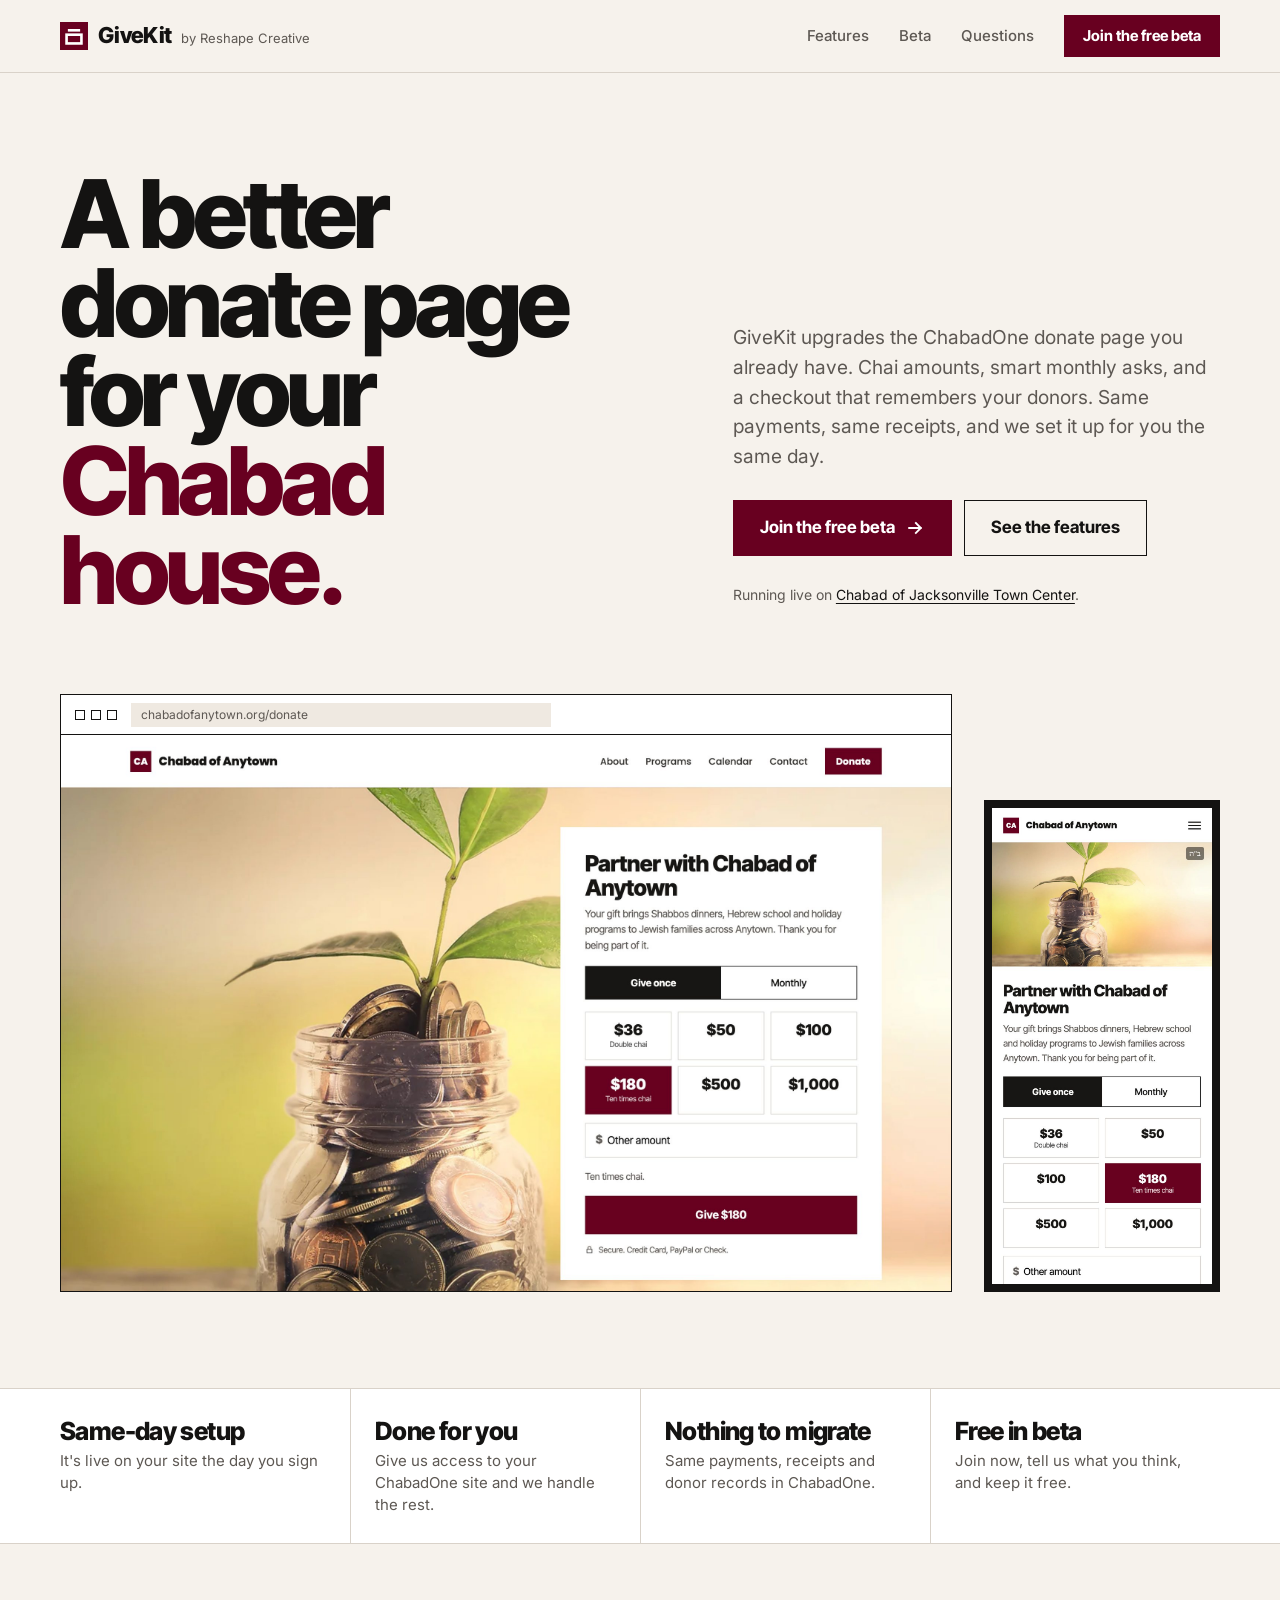
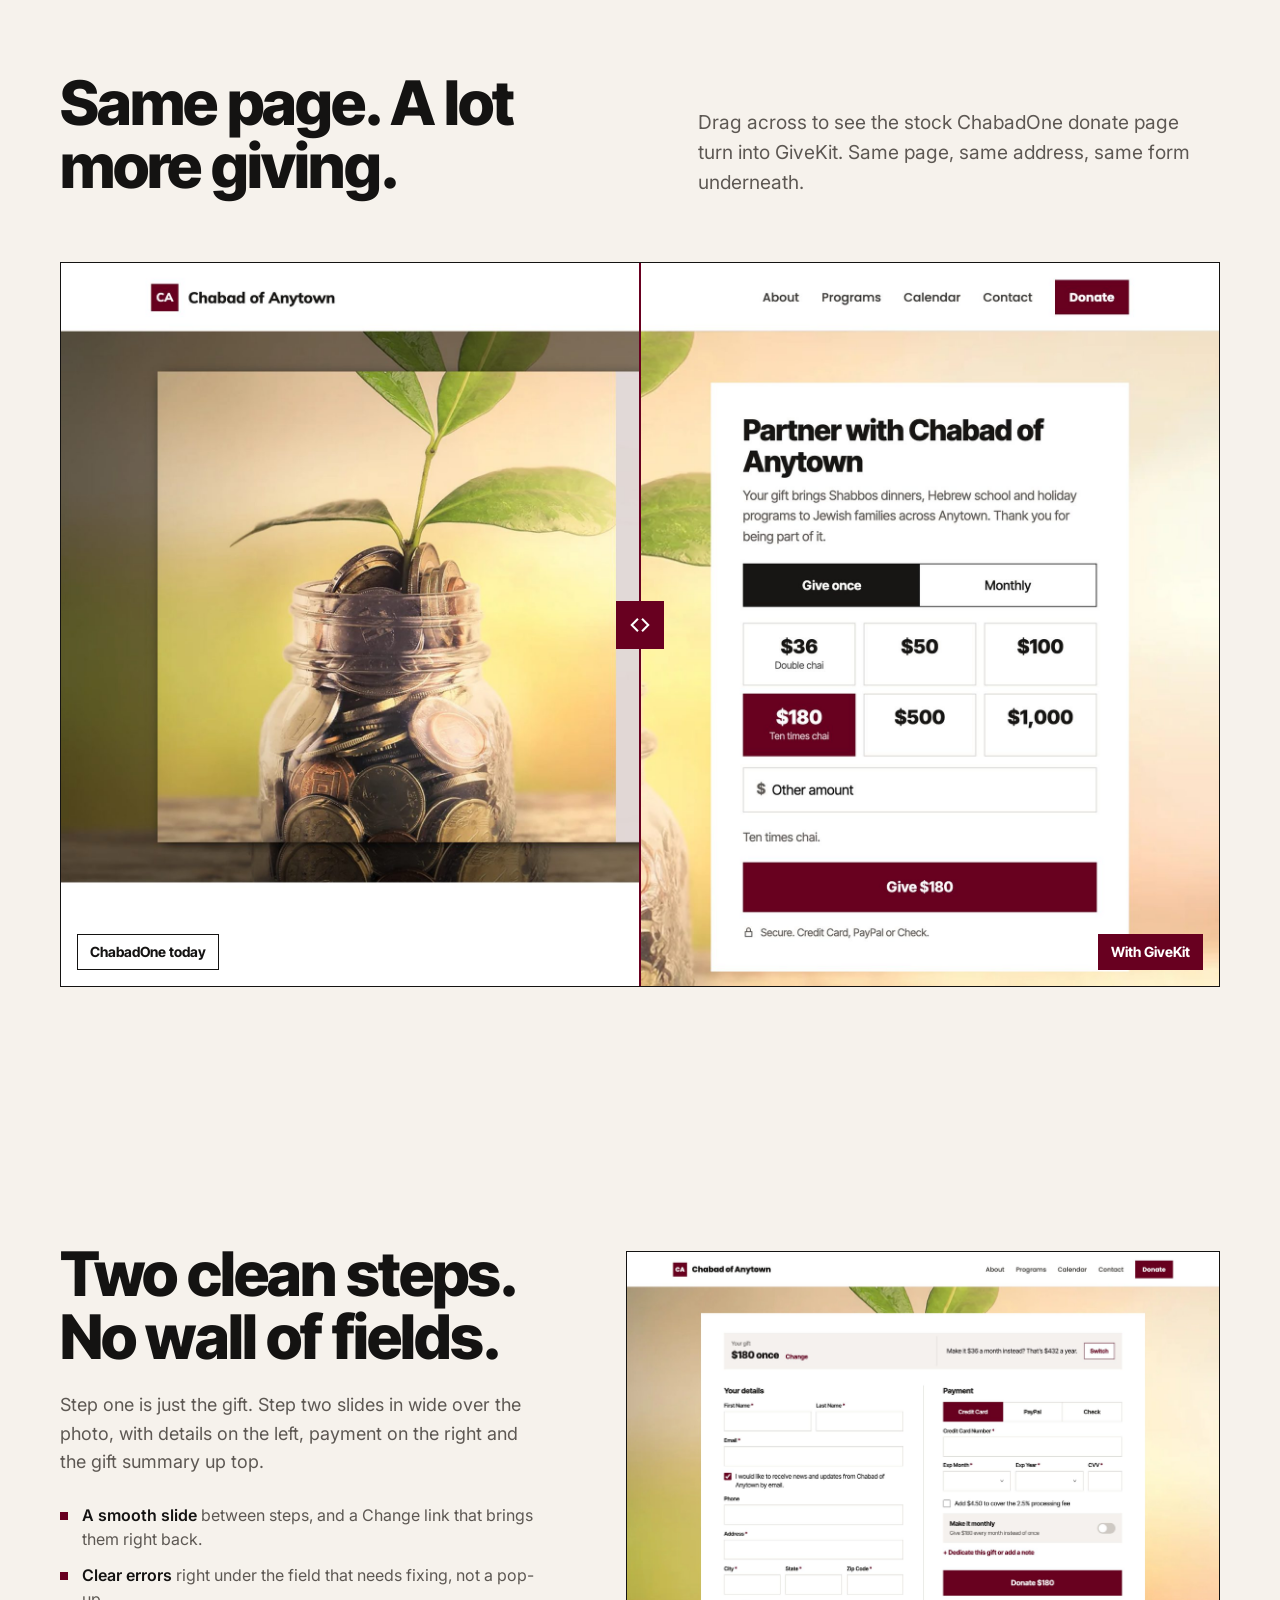
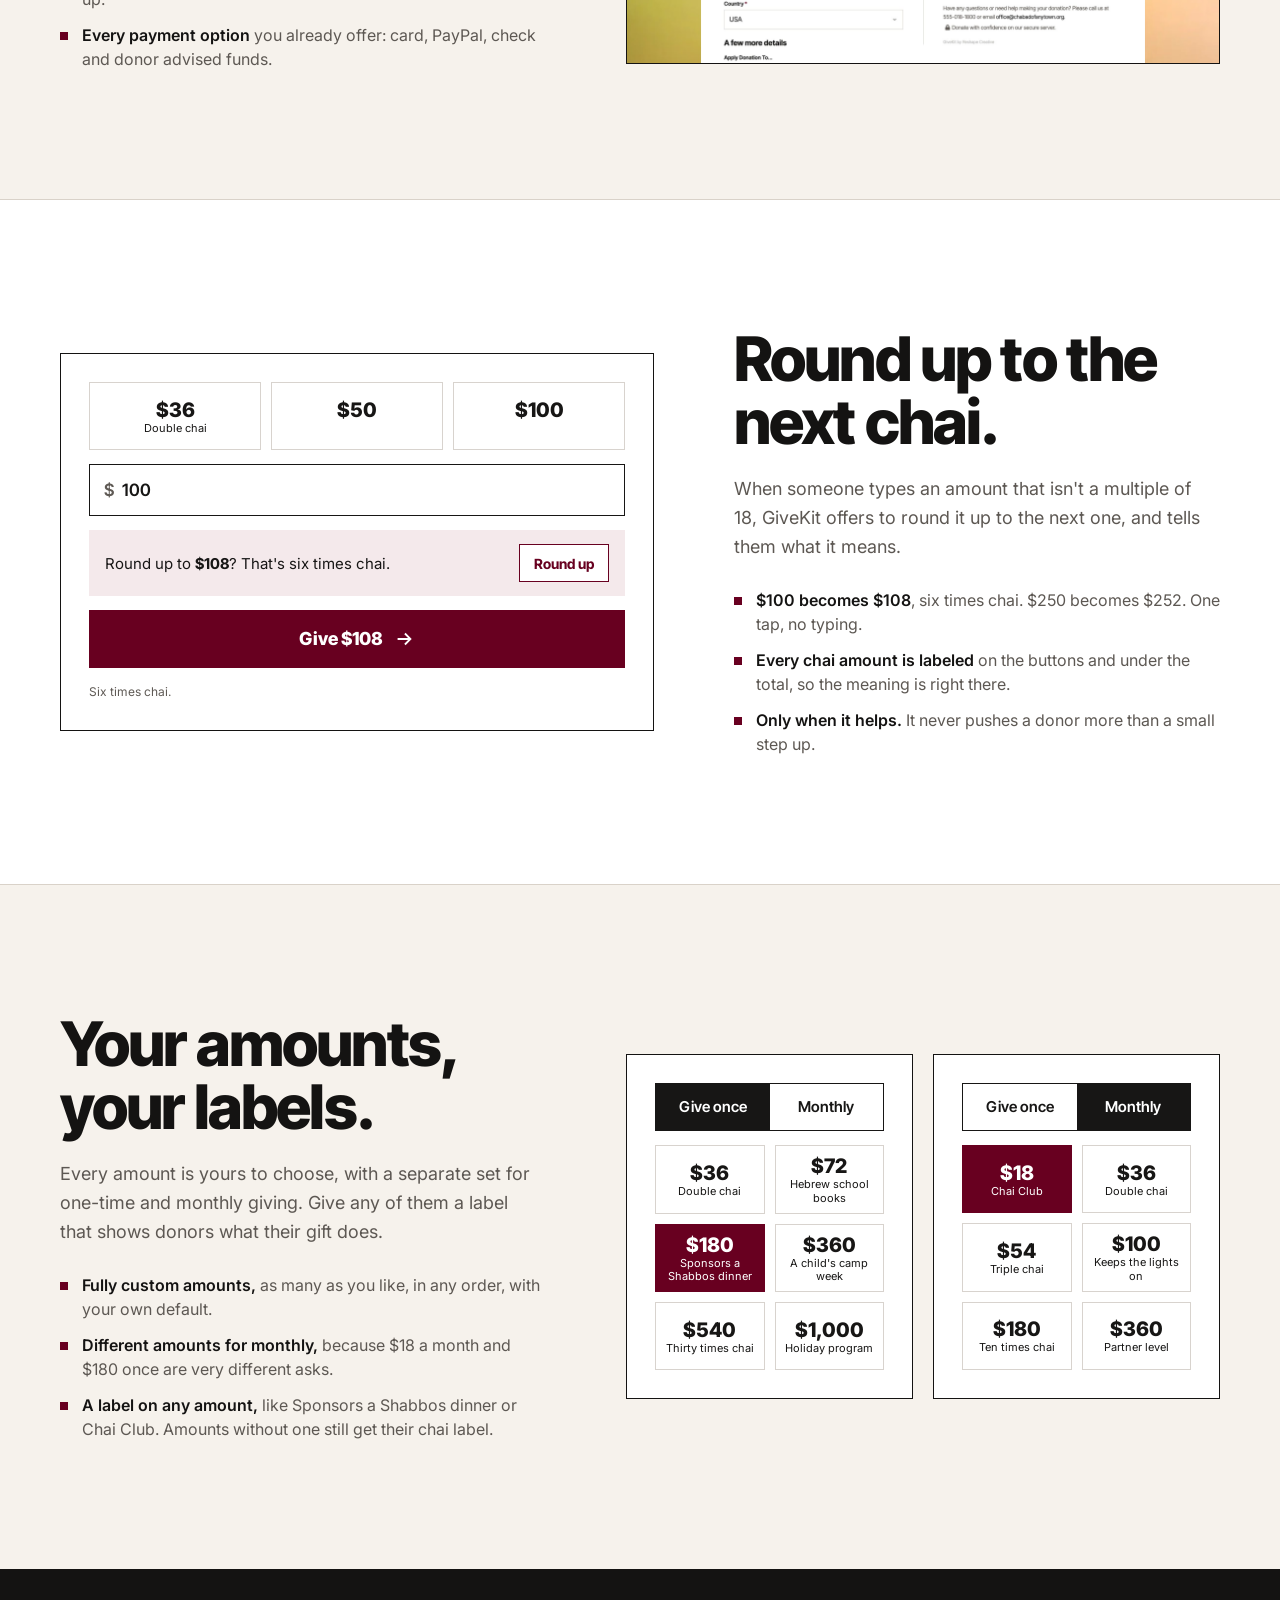
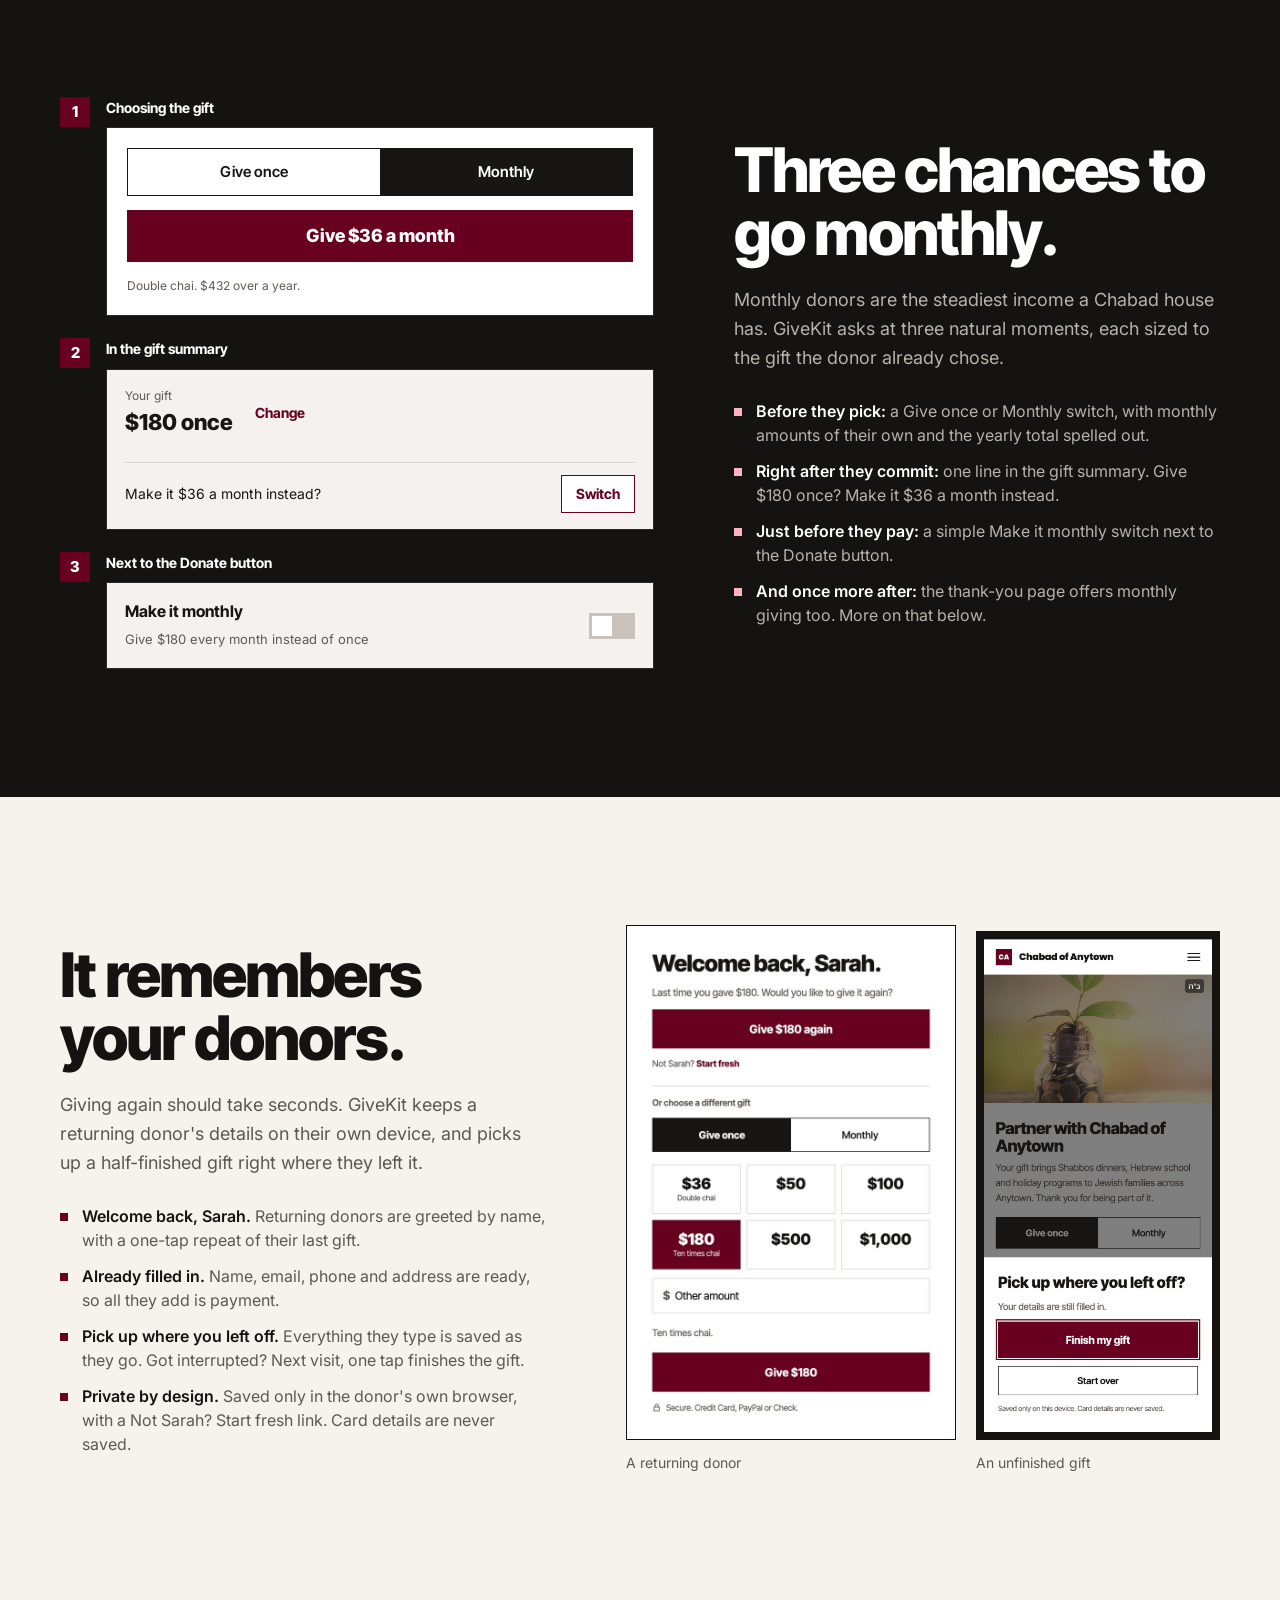
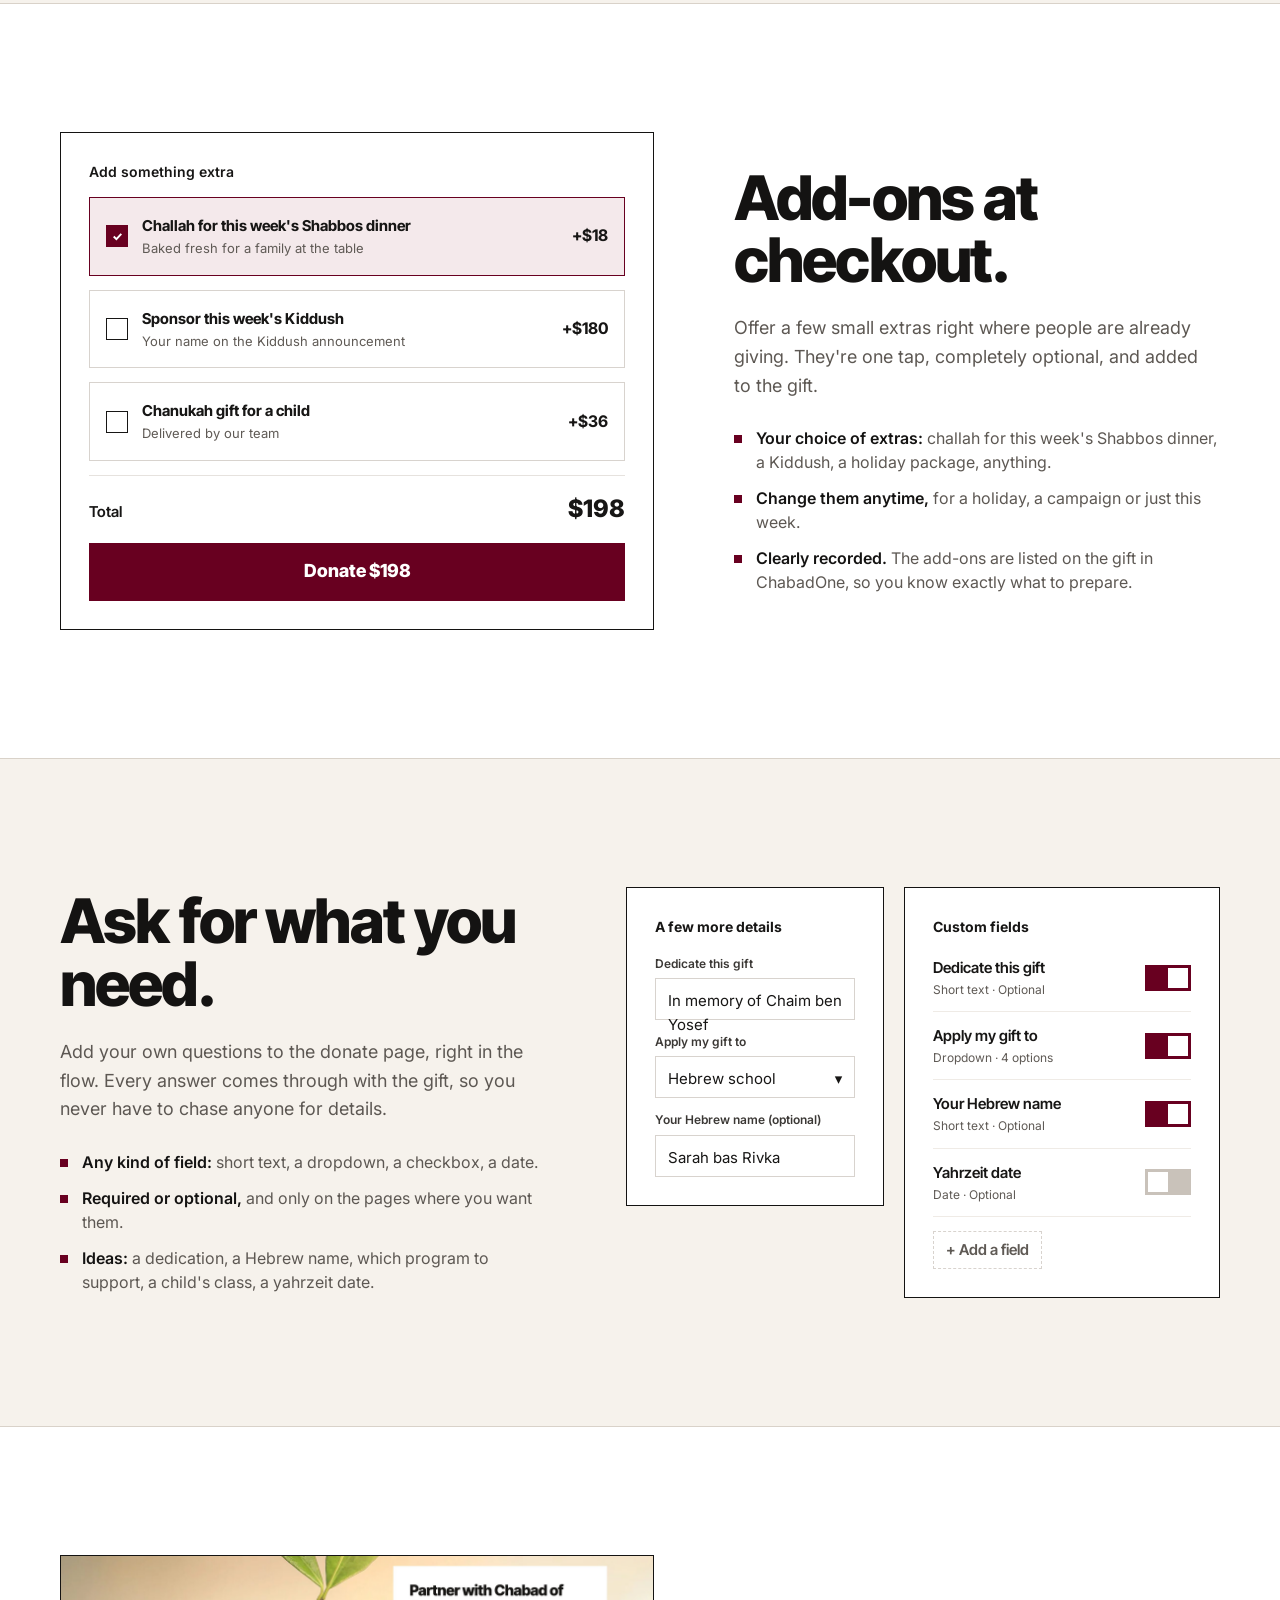
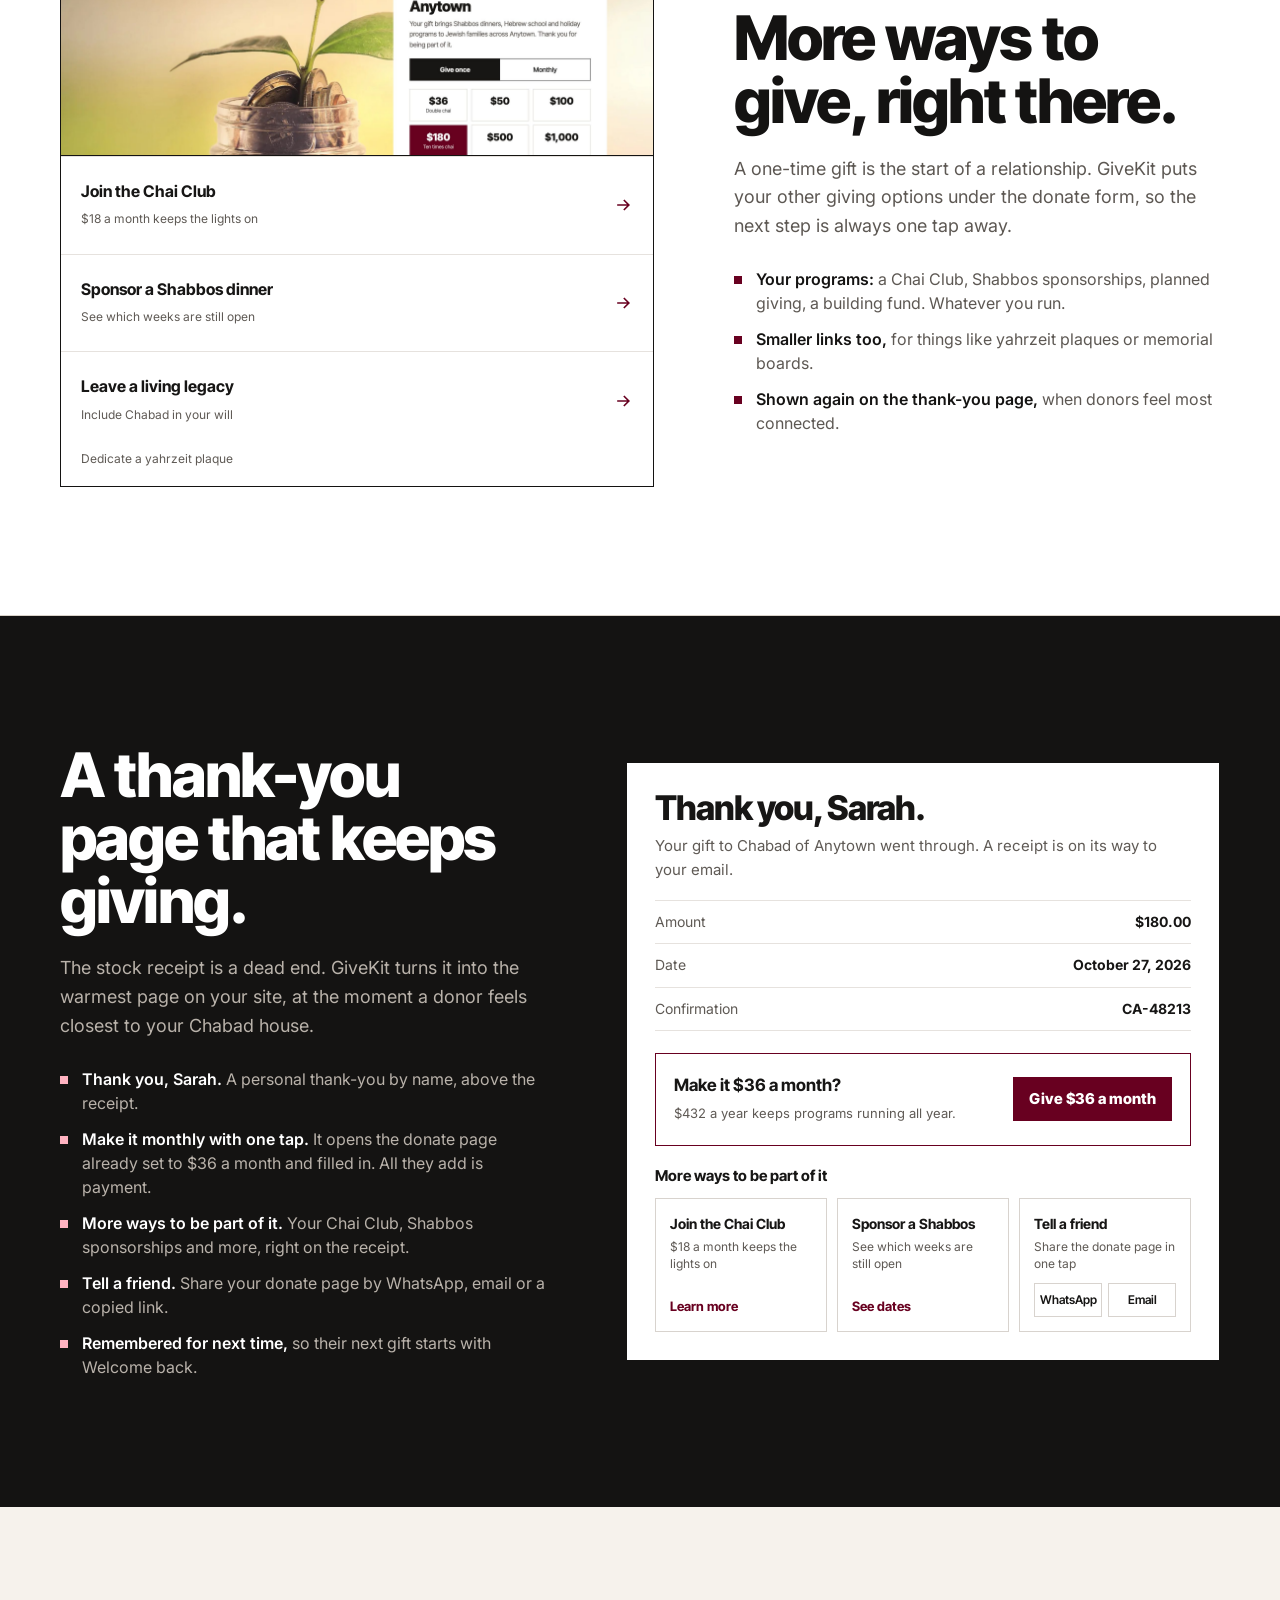
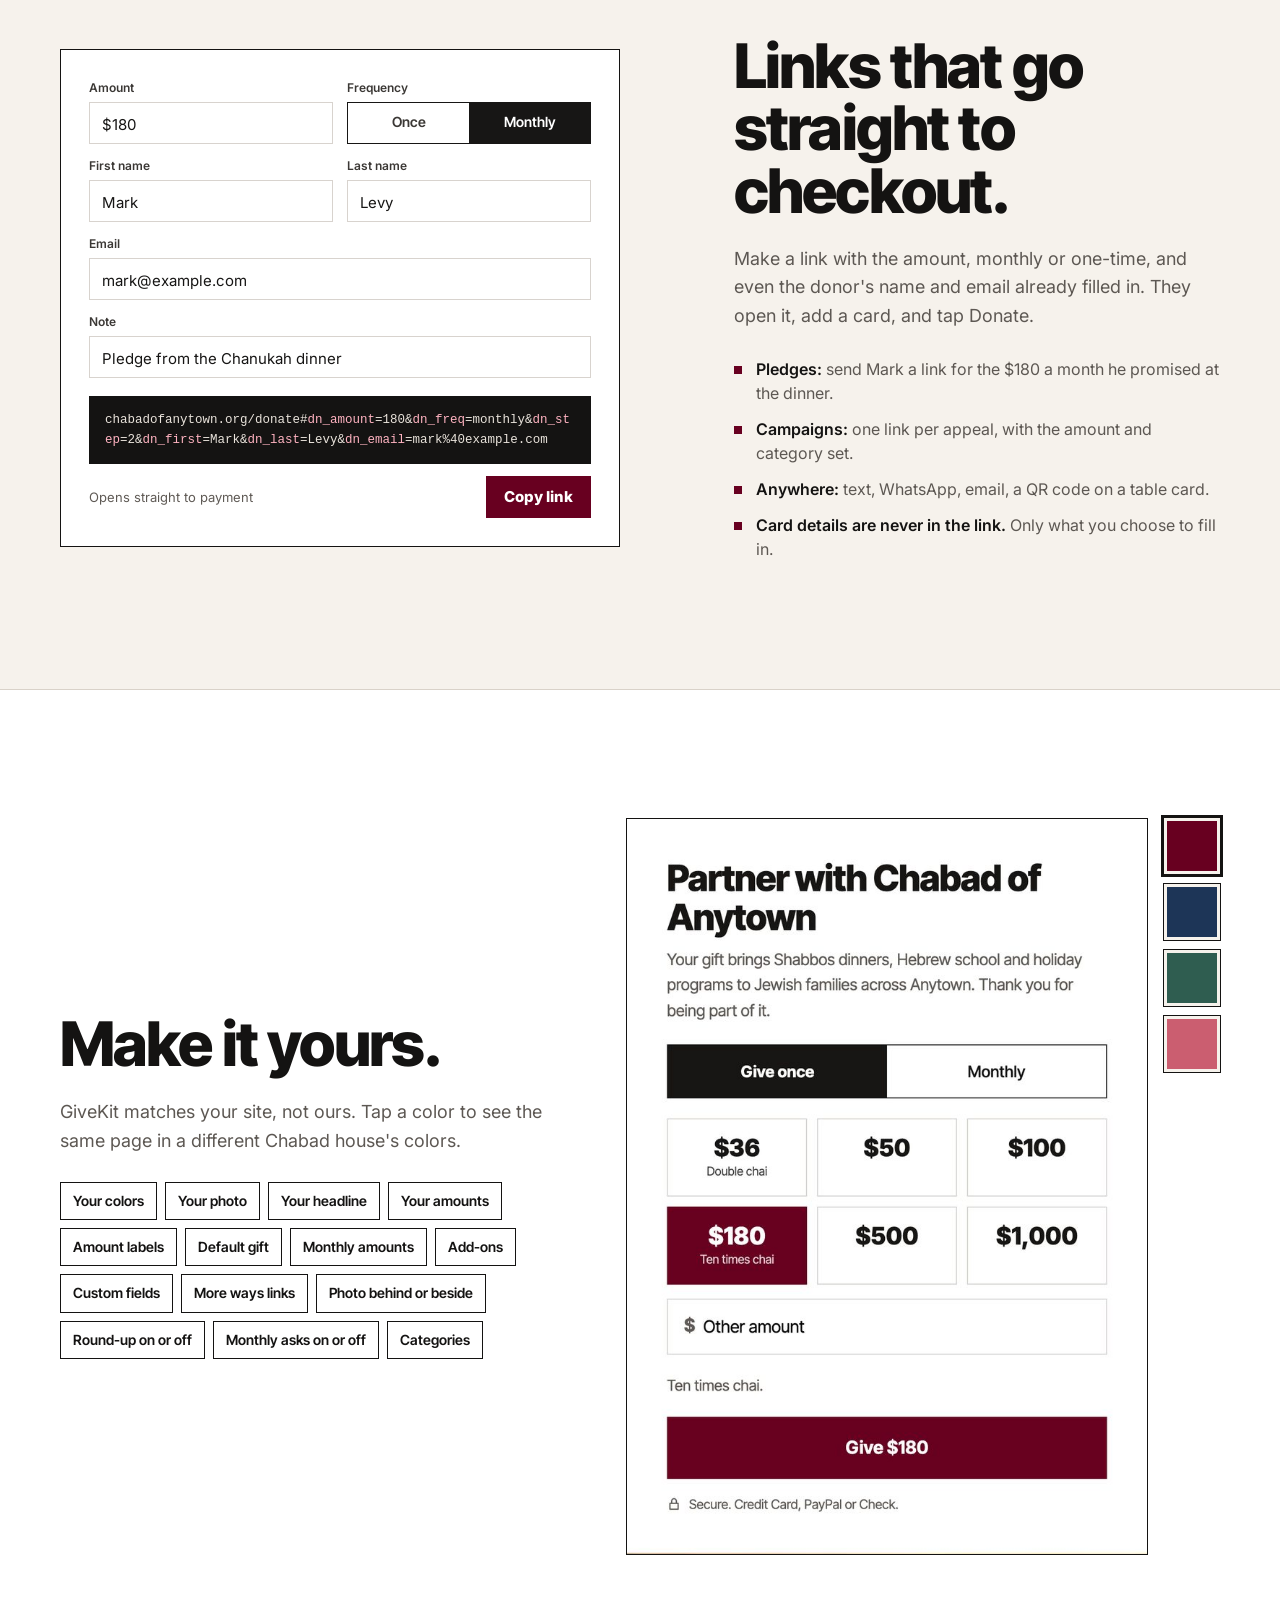
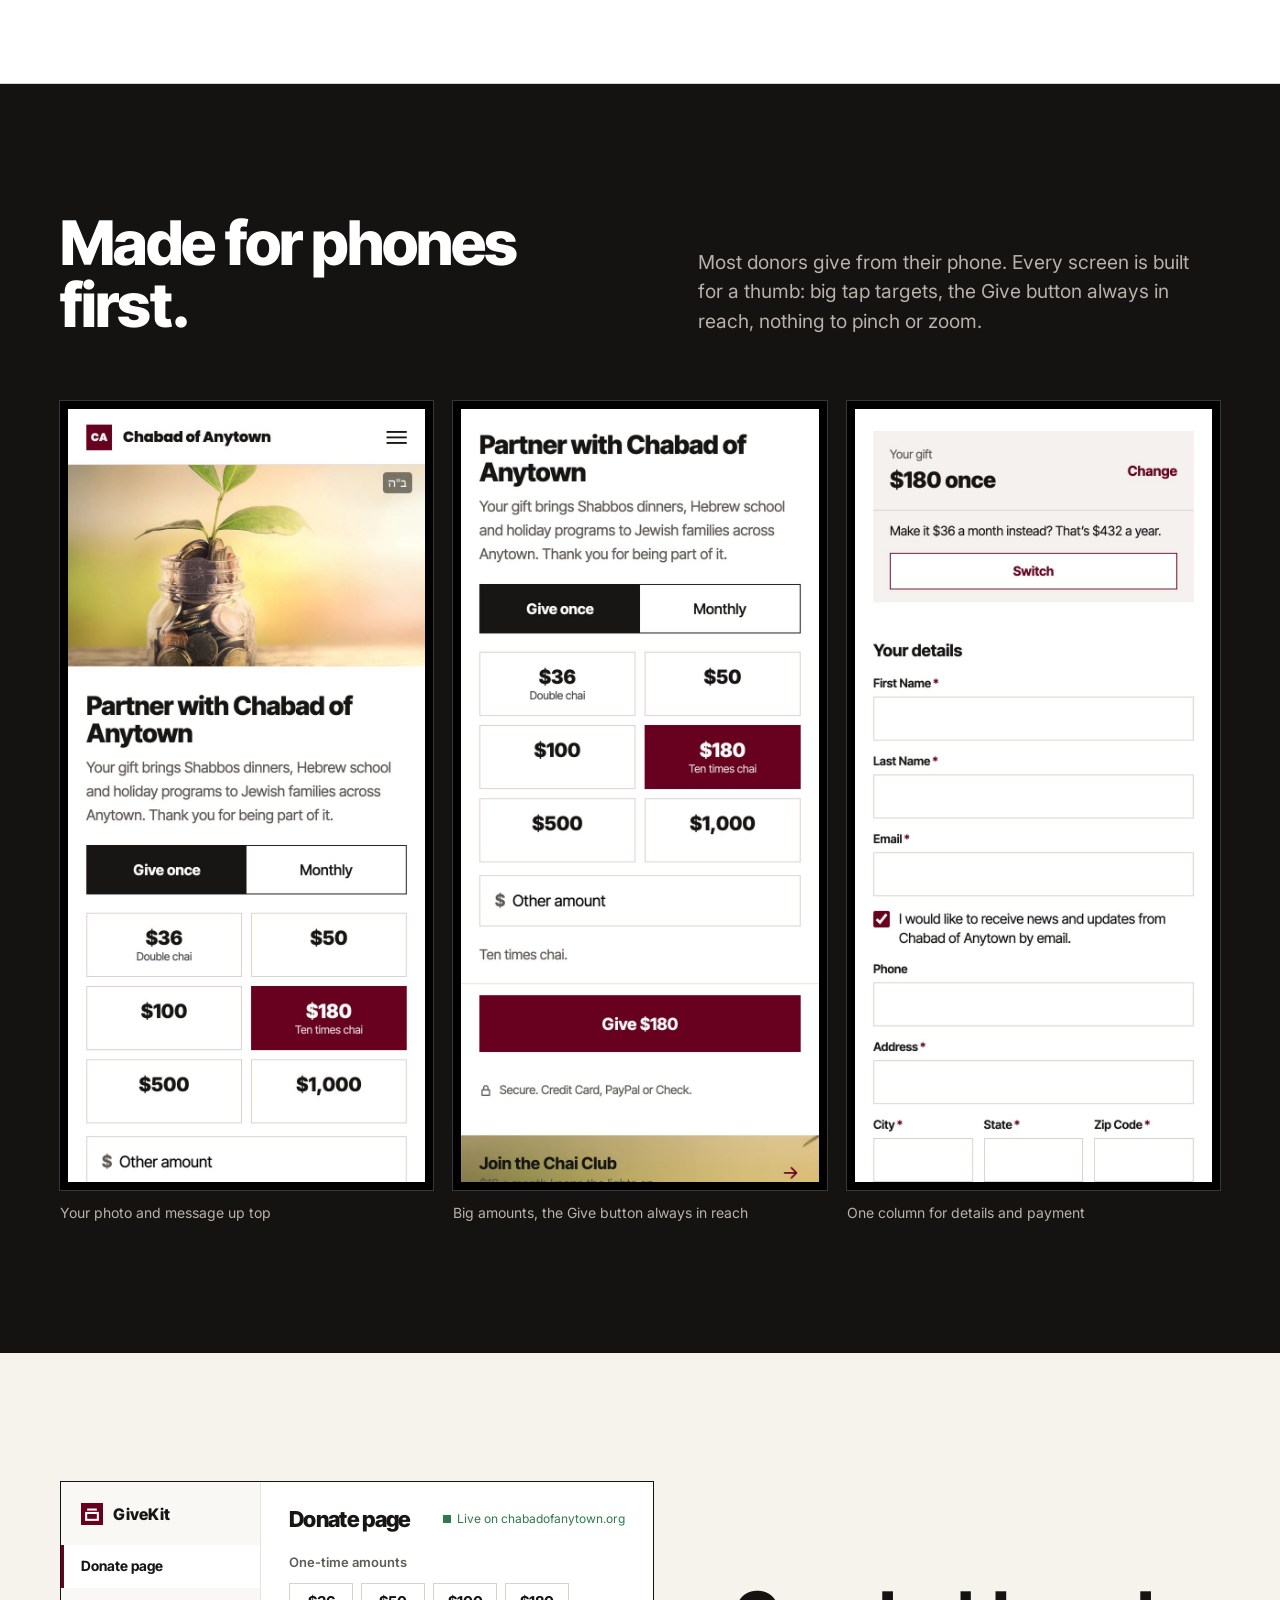
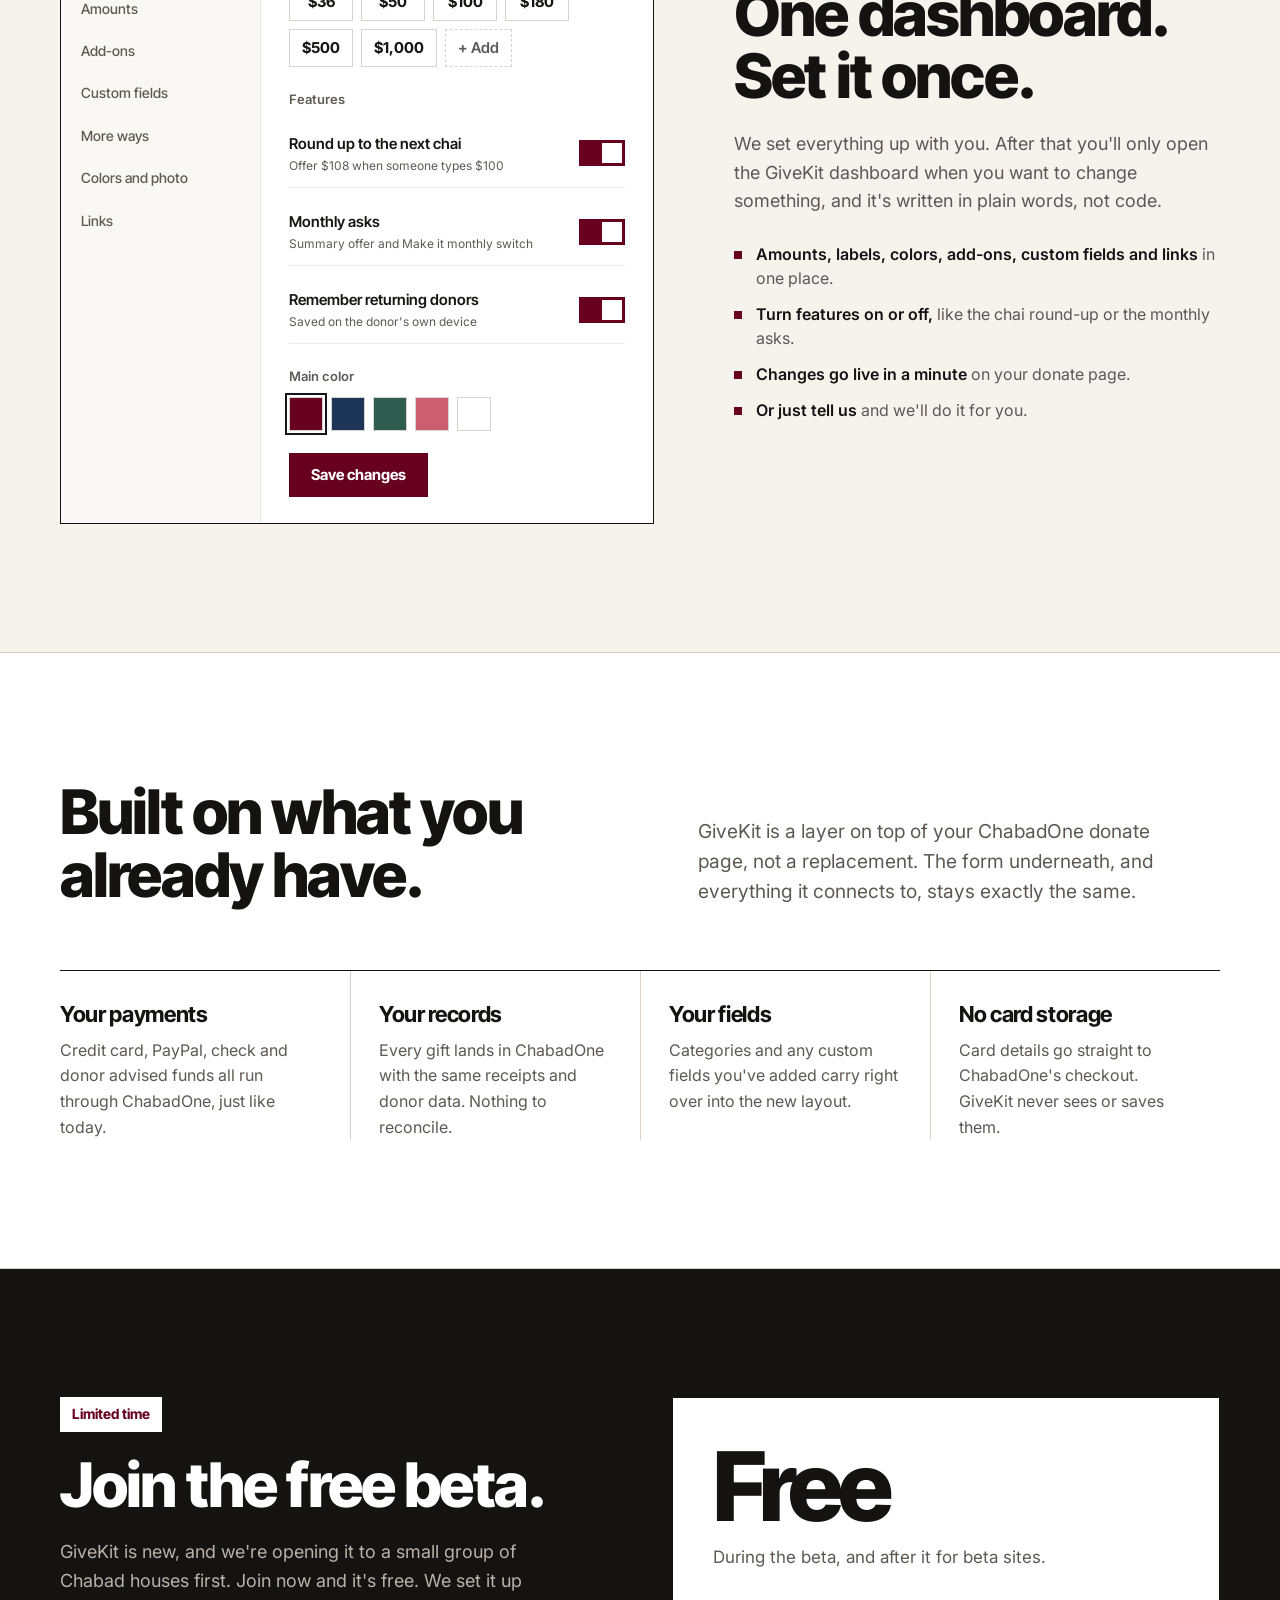
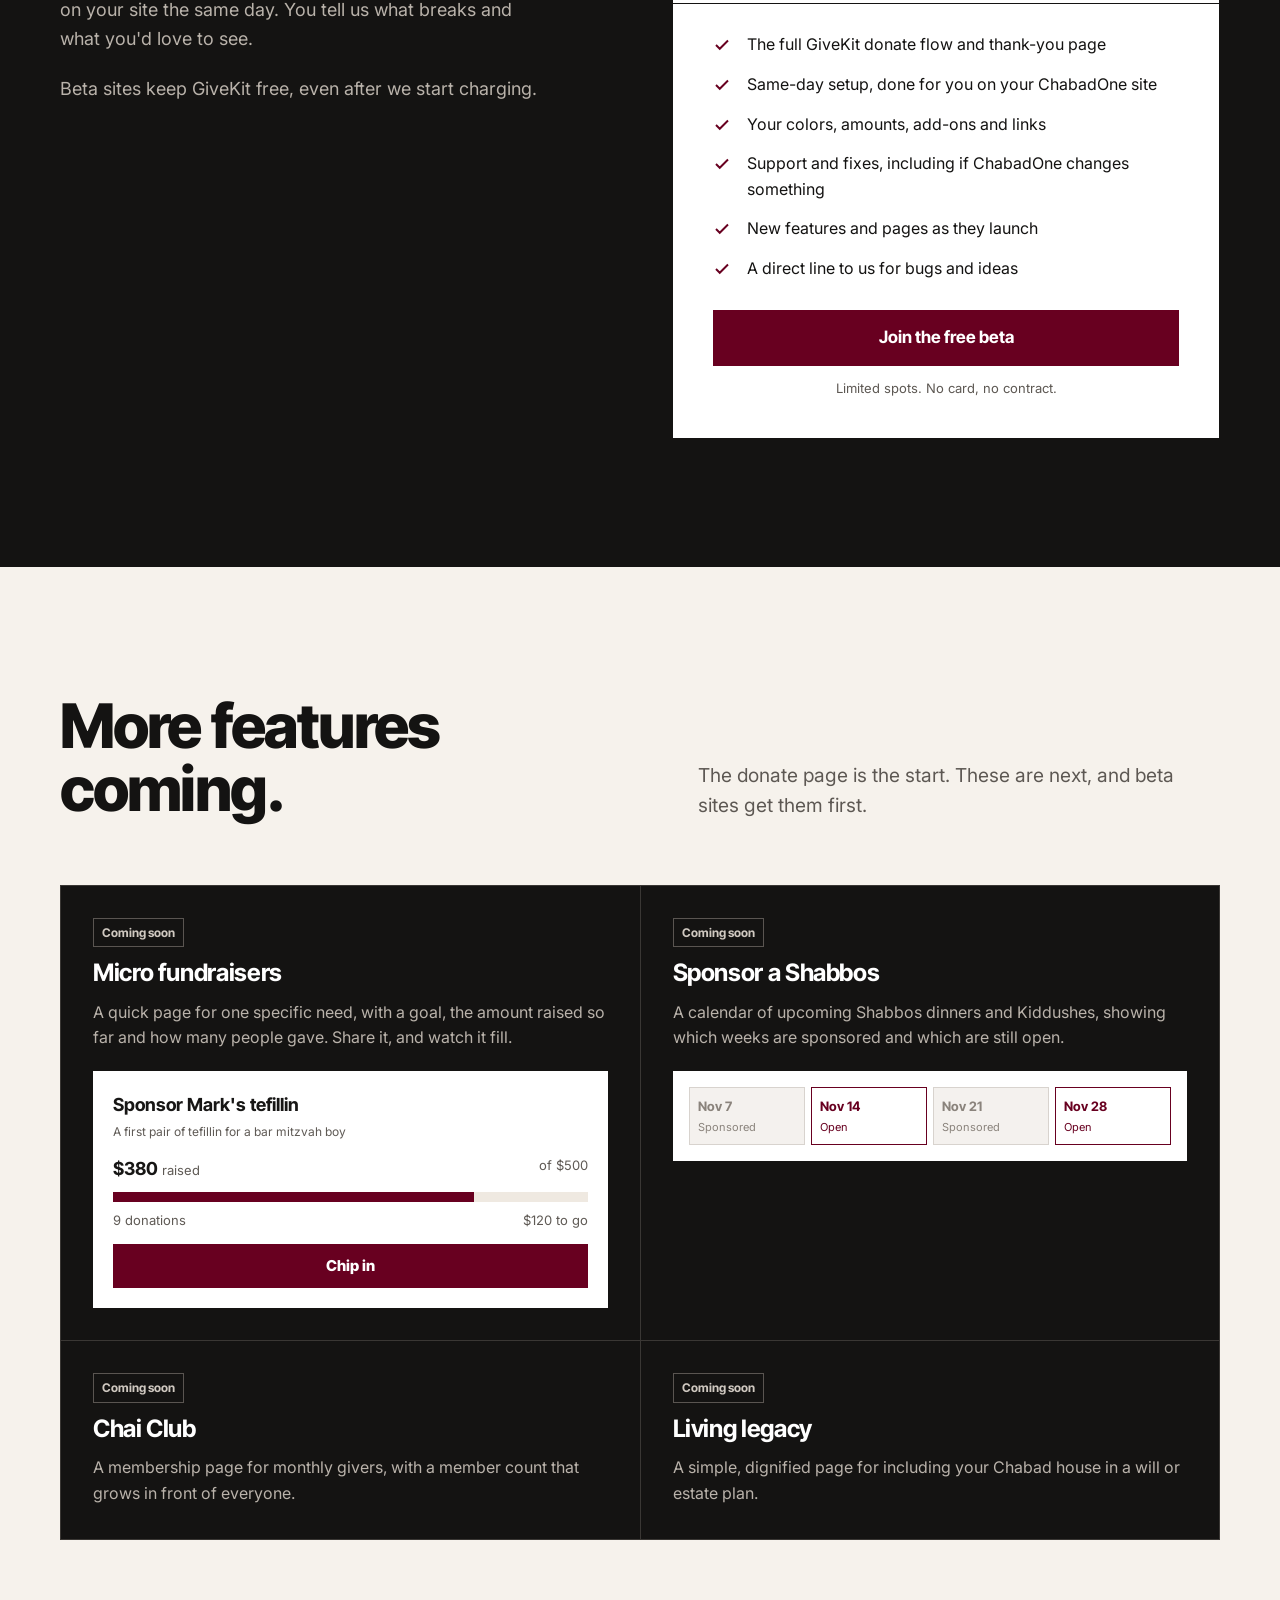
<file: givekit/index.html>
<!doctype html>
<html lang="en">
<head>
<meta charset="utf-8">
<meta name="viewport" content="width=device-width, initial-scale=1">
<title>GiveKit by Reshape Creative</title>
<meta name="description" content="GiveKit upgrades the ChabadOne donate page you already have: chai amounts, smart monthly asks, returning donor memory and a checkout built for phones. Same payments, same receipts, set up for you the same day. Free during the beta.">
<meta property="og:title" content="GiveKit: a better donate page for your Chabad house">
<meta property="og:description" content="Upgrades the ChabadOne donate page you already have. Same payments, same receipts, set up for you the same day. Free during the beta.">
<meta property="og:image" content="https://reshapecreative.com/givekit/img/after-desktop-1.jpg">
<meta name="theme-color" content="#f6f2ec">
<link rel="preconnect" href="https://fonts.googleapis.com">
<link rel="preconnect" href="https://fonts.gstatic.com" crossorigin>
<link href="https://fonts.googleapis.com/css2?family=Inter+Tight:wght@400;500;600;700;800&family=Inter:wght@400;500;600&display=swap" rel="stylesheet">
<link rel="icon" href="data:image/svg+xml,%3Csvg xmlns='http://www.w3.org/2000/svg' viewBox='0 0 32 32'%3E%3Crect width='32' height='32' fill='%23680020'/%3E%3Crect x='9' y='8' width='14' height='3' fill='%23fff'/%3E%3Crect x='7.5' y='14.5' width='17' height='10' fill='none' stroke='%23fff' stroke-width='3'/%3E%3C/svg%3E">
<style>
:root {
  --paper: #f6f2ec;
  --white: #ffffff;
  --ink: #141312;
  --muted: #5d5853;
  --line: #d9d2c9;
  --soft: #efe9e1;
  --accent: #680020;
  --accent-2: #4f0018;
  --tint: #f4e9eb;
  --dark-line: #3a3734;
  --dark-muted: #b9b2aa;
  --display: "Inter Tight", system-ui, -apple-system, "Segoe UI", sans-serif;
  --body: "Inter", system-ui, -apple-system, "Segoe UI", sans-serif;
  --mono: ui-monospace, "SF Mono", Menlo, Consolas, monospace;
  --wrap: 1240px;
  --gut: 40px;
}
* { box-sizing: border-box; }
html { -webkit-text-size-adjust: 100%; scroll-behavior: smooth; }
@media (prefers-reduced-motion: reduce) { html { scroll-behavior: auto; } *, *::before, *::after { transition: none !important; animation: none !important; } }
body { margin: 0; background: var(--paper); color: var(--ink); font-family: var(--body); font-size: 17px; line-height: 1.6; -webkit-font-smoothing: antialiased; }
img { display: block; max-width: 100%; height: auto; }
[hidden] { display: none !important; }
a { color: inherit; }
button { font: inherit; color: inherit; cursor: pointer; }
.wrap { max-width: var(--wrap); margin: 0 auto; padding: 0 var(--gut); }
h1, h2, h3, h4 { font-family: var(--display); margin: 0; letter-spacing: -0.03em; line-height: 1.02; font-weight: 800; }
h2 { font-size: clamp(36px, 4.8vw, 62px); }
h3 { font-size: 22px; letter-spacing: -0.015em; line-height: 1.2; font-weight: 700; }
p { margin: 0; }
.lede { font-size: clamp(18px, 1.5vw, 20px); line-height: 1.55; color: var(--muted); max-width: 42ch; }
.btn { display: inline-flex; align-items: center; justify-content: center; gap: 10px; height: 56px; padding: 0 26px; border: 1px solid var(--accent); background: var(--accent); color: #fff; font-family: var(--display); font-size: 17px; font-weight: 700; text-decoration: none; transition: background .15s, border-color .15s, color .15s; }
.btn:hover { background: var(--accent-2); border-color: var(--accent-2); }
.btn-ghost { background: transparent; color: var(--ink); border-color: var(--ink); }
.btn-ghost:hover { background: var(--ink); color: #fff; border-color: var(--ink); }
:focus-visible { outline: 2px solid var(--accent); outline-offset: 3px; }

/* nav */
.nav { position: sticky; top: 0; z-index: 40; background: var(--paper); border-bottom: 1px solid var(--line); }
.nav .wrap { display: flex; align-items: center; justify-content: space-between; height: 72px; gap: 24px; }
.brand { display: flex; align-items: baseline; gap: 10px; text-decoration: none; }
.brand-mark { align-self: center; width: 28px; height: 28px; flex: none; }
.brand-name { font-family: var(--display); font-weight: 800; font-size: 22px; letter-spacing: -0.03em; }
.brand-by { font-size: 13px; color: var(--muted); white-space: nowrap; }
.nav-links { display: flex; align-items: center; gap: 30px; font-size: 15px; font-weight: 500; }
.nav-links a { text-decoration: none; color: var(--muted); }
.nav-links a:hover { color: var(--ink); }
.nav-links .btn { height: 42px; padding: 0 18px; font-size: 15px; color: #fff; }

/* hero */
.hero { padding: 96px 0 96px; }
.hero-top { display: grid; grid-template-columns: minmax(0, 1.25fr) minmax(0, 1fr); gap: 64px; align-items: end; }
.hero h1 { font-size: clamp(52px, 7.4vw, 108px); letter-spacing: -0.045em; line-height: .94; }
.hero h1 em { font-style: normal; color: var(--accent); }
.hero-side { display: flex; flex-direction: column; gap: 28px; padding-bottom: 8px; }
.hero-ctas { display: flex; flex-wrap: wrap; gap: 12px; }
.hero-proof { font-size: 14px; color: var(--muted); }
.hero-proof a { color: var(--ink); text-underline-offset: 3px; }
.stage { margin-top: 80px; display: grid; grid-template-columns: minmax(0, 1fr) 236px; gap: 32px; align-items: end; }
.browser { background: var(--white); border: 1px solid var(--ink); }
.browser-bar { display: flex; align-items: center; gap: 14px; height: 40px; padding: 0 14px; border-bottom: 1px solid var(--ink); }
.browser-dots { display: flex; gap: 6px; }
.browser-dots i { width: 10px; height: 10px; border: 1px solid var(--ink); display: block; }
.browser-url { flex: 1; max-width: 420px; height: 24px; display: flex; align-items: center; padding: 0 10px; background: var(--soft); font-size: 12px; color: var(--muted); }
.browser img { width: 100%; }
.phone { background: var(--ink); padding: 8px; }
.phone img { width: 100%; }

/* strip */
.strip { border-top: 1px solid var(--line); border-bottom: 1px solid var(--line); background: var(--white); }
.strip .wrap { display: grid; grid-template-columns: repeat(4, minmax(0, 1fr)); }
.strip-item { padding: 28px 24px 28px 0; display: flex; flex-direction: column; gap: 4px; }
.strip-item + .strip-item { padding-left: 24px; border-left: 1px solid var(--line); }
.strip-num { font-family: var(--display); font-size: 25px; font-weight: 800; letter-spacing: -0.025em; line-height: 1.15; }
.strip-txt { font-size: 15px; color: var(--muted); line-height: 1.45; }

/* sections */
.sec { padding: 128px 0; }
.sec-head { display: grid; grid-template-columns: minmax(0, 1.1fr) minmax(0, 1fr); gap: 64px; align-items: end; margin-bottom: 64px; }
.sec-head.single { grid-template-columns: minmax(0, 1fr); max-width: 820px; gap: 0; }
.sec-head h2 { max-width: 15ch; }
.bg-white { background: var(--white); border-top: 1px solid var(--line); border-bottom: 1px solid var(--line); }
.bg-dark { background: var(--ink); color: #fff; }
.bg-dark .lede, .bg-dark .ftxt p, .bg-dark .ftxt li { color: var(--dark-muted); }
.bg-dark .ftxt li::before { background: #ffb3c1; }

/* feature rows */
.frow { display: grid; grid-template-columns: minmax(0, 0.9fr) minmax(0, 1.1fr); gap: 80px; align-items: center; }
.frow.flip { grid-template-columns: minmax(0, 1.1fr) minmax(0, 0.9fr); }
.frow.flip .ftxt { order: 2; }
.ftxt { display: flex; flex-direction: column; gap: 22px; }
.ftxt h2 { max-width: 13ch; }
.ftxt p { color: var(--muted); font-size: 18px; max-width: 44ch; }
.ftxt ul { list-style: none; margin: 4px 0 0; padding: 0; display: flex; flex-direction: column; gap: 12px; }
.ftxt li { position: relative; padding-left: 22px; color: var(--muted); font-size: 16px; line-height: 1.5; }
.ftxt li::before { content: ""; position: absolute; left: 0; top: 9px; width: 8px; height: 8px; background: var(--accent); }
.ftxt li b { color: var(--ink); font-weight: 600; }
.bg-dark .ftxt li b { color: #fff; }
.fvis { min-width: 0; }

/* shared UI pieces (mirrors GiveKit's real styles) */
.ui { background: #fff; color: #171615; font-family: var(--display); border: 1px solid var(--ink); }
.ui-pad { padding: 28px; }
.ui .lab { font-family: var(--body); font-size: 12px; color: #5f5a55; }
.u-freq { display: grid; grid-template-columns: 1fr 1fr; border: 1px solid #171615; }
.u-freq span { height: 46px; display: flex; align-items: center; justify-content: center; font-size: 15px; font-weight: 600; }
.u-freq span.on { background: #171615; color: #fff; }
.u-presets { display: grid; grid-template-columns: repeat(3, minmax(0, 1fr)); gap: 10px; }
.u-presets span { min-height: 68px; padding: 8px 6px; text-align: center; line-height: 1.2; border: 1px solid #d8d3ce; display: flex; flex-direction: column; align-items: center; justify-content: center; font-weight: 800; font-size: 20px; }
.u-presets span small { font-family: var(--body); font-weight: 400; font-size: 11px; min-height: 13px; }
.u-presets span.on { background: var(--accent); border-color: var(--accent); color: #fff; }
.u-other { display: flex; align-items: center; gap: 8px; height: 52px; border: 1px solid #171615; padding: 0 14px; font-size: 17px; font-weight: 600; }
.u-other i { font-style: normal; color: #5f5a55; }
.u-bar { display: flex; align-items: center; justify-content: space-between; gap: 14px; padding: 14px 16px; background: var(--tint); font-family: var(--body); font-size: 15px; line-height: 1.4; }
.u-bar b { font-family: var(--display); }
.u-btn-o { flex: none; height: 38px; padding: 0 14px; border: 1px solid var(--accent); background: #fff; color: var(--accent); font-family: var(--display); font-weight: 700; font-size: 14px; display: inline-flex; align-items: center; }
.u-go { height: 58px; background: var(--accent); color: #fff; font-size: 18px; font-weight: 800; display: flex; align-items: center; justify-content: center; gap: 10px; }
.u-sum { background: #f4f1ee; padding: 16px 18px; display: flex; align-items: center; gap: 22px; flex-wrap: wrap; }
.u-sum .a { font-size: 22px; font-weight: 800; }
.u-sum .chg { color: var(--accent); font-weight: 700; font-size: 14px; }
.u-sum .up { margin-left: auto; padding-left: 20px; border-left: 1px solid #d8d3ce; display: flex; align-items: center; gap: 14px; font-family: var(--body); font-size: 14px; }
.u-switch { display: flex; align-items: center; justify-content: space-between; gap: 14px; padding: 16px 18px; background: #f4f1ee; }
.u-switch b { display: block; font-size: 16px; }
.u-switch small { font-family: var(--body); font-size: 13px; color: #5f5a55; }
.tog { width: 46px; height: 26px; background: var(--accent); position: relative; flex: none; }
.tog::after { content: ""; position: absolute; top: 3px; right: 3px; width: 20px; height: 20px; background: #fff; }
.tog.off { background: #c9c2ba; }
.tog.off::after { right: auto; left: 3px; }
.stack { display: flex; flex-direction: column; gap: 14px; }
.n-tag { display: inline-flex; align-items: center; justify-content: center; width: 30px; height: 30px; background: var(--accent); color: #fff; font-family: var(--display); font-weight: 800; font-size: 15px; flex: none; }
.ask { display: grid; grid-template-columns: 30px minmax(0, 1fr); gap: 16px; align-items: start; }
.ask .ui { border-color: #2c2a28; }
.ask .u-sum .up { margin-left: 0; padding: 12px 0 0; border-left: 0; border-top: 1px solid #d8d3ce; flex: 1 0 100%; justify-content: space-between; }
.ask-cap { font-family: var(--display); font-size: 14px; font-weight: 700; color: #fff; margin-bottom: 8px; }

/* screenshot frames */
.frame { border: 1px solid var(--ink); background: #fff; }
.pair { display: grid; grid-template-columns: minmax(0, 1.15fr) minmax(0, .85fr); gap: 20px; align-items: end; }
.phones { display: grid; grid-template-columns: repeat(3, minmax(0, 1fr)); gap: 20px; align-items: start; }
.phones .phone:nth-child(2) { margin-top: 48px; }
.phones .phone:nth-child(3) { margin-top: 96px; }
.phones figcaption, .pair figcaption { margin-top: 12px; font-size: 14px; color: var(--muted); }
.bg-dark .phones figcaption { color: var(--dark-muted); }
.bg-dark .phone { background: #000; outline: 1px solid #3a3734; }
figure { margin: 0; }

/* before / after */
.compare { position: relative; border: 1px solid var(--ink); background: var(--white); user-select: none; -webkit-user-select: none; touch-action: pan-y; }
.compare img { width: 100%; }
.compare .after { position: absolute; inset: 0; clip-path: inset(0 0 0 var(--split, 50%)); }
.compare .after img { width: 100%; height: 100%; object-fit: cover; }
.compare-handle { position: absolute; top: 0; bottom: 0; left: var(--split, 50%); width: 2px; margin-left: -1px; background: var(--accent); pointer-events: none; }
.compare-knob { position: absolute; top: 50%; left: 50%; width: 48px; height: 48px; margin: -24px 0 0 -24px; background: var(--accent); color: #fff; display: flex; align-items: center; justify-content: center; }
.compare input { position: absolute; inset: 0; width: 100%; height: 100%; margin: 0; opacity: 0; cursor: ew-resize; }
.compare-tag { position: absolute; bottom: 16px; padding: 6px 12px; font-family: var(--display); font-size: 14px; font-weight: 700; pointer-events: none; }
.compare-tag.l { left: 16px; background: var(--white); border: 1px solid var(--ink); }
.compare-tag.r { right: 16px; background: var(--accent); color: #fff; border: 1px solid var(--accent); }

/* donate card mock */
.card { background: var(--white); color: #171615; padding: 36px; font-family: var(--display); position: sticky; top: 104px; }
.card h4 { margin: 0 0 6px; font-size: 28px; letter-spacing: -0.025em; line-height: 1.1; }
.card .sub { font-family: var(--body); font-size: 15px; color: #5f5a55; margin-bottom: 22px; line-height: 1.5; }
.freq { display: grid; grid-template-columns: 1fr 1fr; border: 1px solid #171615; margin-bottom: 14px; }
.freq button { height: 48px; border: 0; background: #fff; font-family: var(--display); font-size: 15px; font-weight: 600; }
.freq button.on { background: #171615; color: #fff; }
.presets { display: grid; grid-template-columns: repeat(3, minmax(0, 1fr)); gap: 10px; margin-bottom: 10px; }
.presets button { height: 70px; border: 1px solid #d8d3ce; background: #fff; display: flex; flex-direction: column; align-items: center; justify-content: center; gap: 1px; transition: border-color .15s, background .15s; }
.presets button:hover { border-color: #171615; }
.presets button.on { background: var(--accent); border-color: var(--accent); color: #fff; }
.presets .amt { font-size: 20px; font-weight: 800; letter-spacing: -0.01em; }
.presets .lbl { font-family: var(--body); font-size: 11px; min-height: 14px; }
.other { display: flex; align-items: center; height: 52px; border: 1px solid #d8d3ce; padding: 0 14px; gap: 6px; margin-bottom: 12px; }
.other:focus-within { border-color: #171615; }
.other span { font-weight: 700; color: #5f5a55; }
.other input { flex: 1; min-width: 0; border: 0; outline: 0; font: inherit; font-size: 16px; background: transparent; }
.round { display: flex; align-items: center; justify-content: space-between; gap: 12px; padding: 12px 14px; background: var(--tint); font-family: var(--body); font-size: 14px; margin-bottom: 12px; }
.round button, .summary .ups button { flex: none; height: 36px; padding: 0 12px; border: 1px solid var(--accent); background: #fff; color: var(--accent); font-family: var(--display); font-weight: 700; font-size: 14px; }
.round button:hover, .summary .ups button:hover { background: var(--accent); color: #fff; }
.impact { font-family: var(--body); font-size: 14px; color: #5f5a55; min-height: 21px; margin-bottom: 16px; }
.go { width: 100%; height: 58px; border: 0; background: var(--accent); color: #fff; font-family: var(--display); font-size: 18px; font-weight: 800; display: flex; align-items: center; justify-content: center; gap: 10px; }
.go:hover { background: var(--accent-2); }
.secure { display: flex; align-items: center; gap: 8px; margin-top: 14px; font-family: var(--body); font-size: 13px; color: #5f5a55; }
.step { transition: opacity .22s ease, transform .22s ease; }
.step.leave { opacity: 0; transform: translateX(-24px); }
.step.enter { opacity: 0; transform: translateX(24px); transition: none; }
.summary { background: #f4f1ee; padding: 16px 18px; display: flex; flex-wrap: wrap; align-items: center; justify-content: space-between; gap: 10px; margin-bottom: 18px; }
.summary .s-l { font-family: var(--body); font-size: 12px; color: #5f5a55; }
.summary .s-a { font-size: 22px; font-weight: 800; }
.summary .chg { border: 0; background: none; color: var(--accent); font-weight: 700; font-size: 14px; padding: 0; }
.summary .ups { flex: 1 0 100%; margin: 4px -18px -16px; padding: 12px 18px 14px; border-top: 1px solid #d8d3ce; display: flex; align-items: center; justify-content: space-between; gap: 12px; font-family: var(--body); font-size: 14px; }
.fake-row { display: grid; grid-template-columns: 1fr 1fr; gap: 10px; margin-bottom: 10px; }
.fake { display: flex; flex-direction: column; gap: 4px; font-family: var(--body); font-size: 12px; font-weight: 600; }
.fake i { display: block; height: 44px; border: 1px solid #d8d3ce; font-style: normal; font-weight: 400; font-size: 15px; padding: 11px 12px; color: #171615; }
.tabs { display: grid; grid-template-columns: repeat(3, 1fr); border: 1px solid #d8d3ce; margin: 6px 0 14px; }
.tabs span { height: 40px; display: flex; align-items: center; justify-content: center; font-size: 13px; font-weight: 600; }
.tabs span + span { border-left: 1px solid #d8d3ce; }
.tabs span.on { background: var(--accent); color: #fff; }

/* add-ons */
.ad { display: flex; align-items: center; gap: 14px; border: 1px solid #d8d3ce; padding: 16px; font-size: 15px; font-weight: 700; }
.ad.on { border-color: var(--accent); background: var(--tint); }
.ad .bx { width: 22px; height: 22px; border: 1px solid #171615; flex: none; display: flex; align-items: center; justify-content: center; }
.ad.on .bx { background: var(--accent); border-color: var(--accent); }
.ad small { display: block; font-family: var(--body); font-weight: 400; font-size: 13px; color: #5f5a55; }
.ad .pr { margin-left: auto; font-size: 16px; }
.tot { display: flex; justify-content: space-between; align-items: baseline; padding-top: 14px; border-top: 1px solid #e6e2de; font-size: 15px; font-weight: 600; }
.tot b { font-size: 24px; font-weight: 800; }

/* more ways */
.ways { display: grid; grid-template-columns: minmax(0, 1fr); border-top: 1px solid #e6e2de; }
.ways div { padding: 22px 20px; display: flex; align-items: center; justify-content: space-between; gap: 12px; }
.ways div + div { border-top: 1px solid #e6e2de; }
.ways b { display: block; font-size: 16px; }
.ways small { font-family: var(--body); font-size: 12px; color: #5f5a55; }
.ways svg { color: var(--accent); flex: none; }
.ways-host { position: relative; }
.ways-host .mini { height: 200px; background: url(img/after-desktop-1.jpg) center 30% / cover; border-bottom: 1px solid var(--ink); }

/* thank you */
.ty h4 { font-size: 34px; letter-spacing: -0.03em; margin-bottom: 8px; }
.ty .msg { font-family: var(--body); font-size: 15px; color: #5f5a55; margin-bottom: 18px; }
.rcpt { border-top: 1px solid #e6e2de; margin-bottom: 22px; }
.rcpt div { display: flex; justify-content: space-between; padding: 10px 0; border-bottom: 1px solid #e6e2de; font-family: var(--body); font-size: 14px; }
.rcpt span { color: #5f5a55; }
.ty-m { border: 1px solid var(--accent); padding: 18px; display: flex; align-items: center; justify-content: space-between; gap: 14px; margin-bottom: 18px; }
.ty-m b { display: block; font-size: 17px; }
.ty-m small { font-family: var(--body); font-size: 13px; color: #5f5a55; }
.ty-m .u-go { height: 44px; padding: 0 16px; font-size: 15px; white-space: nowrap; }
.ty-h { font-size: 15px; font-weight: 700; margin: 4px 0 10px; }
.ty-cards { display: grid; grid-template-columns: repeat(3, minmax(0, 1fr)); gap: 10px; }
.ty-cards div { border: 1px solid #d8d3ce; padding: 14px; display: flex; flex-direction: column; gap: 4px; min-height: 108px; }
.ty-cards b { font-size: 14px; }
.ty-cards small { font-family: var(--body); font-size: 12px; color: #5f5a55; line-height: 1.4; }
.ty-cards .lnk { margin-top: auto; color: var(--accent); font-size: 13px; font-weight: 700; }
.ty-sh { display: flex; gap: 6px; margin-top: 6px; }
.ty-sh span { flex: 1; height: 34px; border: 1px solid #d8d3ce; display: flex; align-items: center; justify-content: center; font-size: 12px; font-weight: 600; }

/* links builder */
.lb { display: grid; grid-template-columns: minmax(0, 1fr) minmax(0, 1fr); gap: 12px 14px; }
.lb .fld { display: flex; flex-direction: column; gap: 5px; font-family: var(--body); font-size: 12px; font-weight: 600; color: #3b3835; }
.lb .fld i { font-style: normal; height: 42px; border: 1px solid #d8d3ce; padding: 10px 12px; font-size: 15px; font-weight: 400; color: #171615; }
.lb .full { grid-column: 1 / -1; }
.lb .seg { display: grid; grid-template-columns: 1fr 1fr; border: 1px solid #171615; height: 42px; }
.lb .seg span { display: flex; align-items: center; justify-content: center; font-family: var(--display); font-size: 14px; font-weight: 600; }
.lb .seg span.on { background: #171615; color: #fff; }
.url { margin-top: 18px; background: var(--ink); color: #e9e3db; font-family: var(--mono); font-size: 12.5px; line-height: 1.6; padding: 14px 16px; word-break: break-all; }
.url em { font-style: normal; color: #ffb3c1; }
.lb-foot { display: flex; align-items: center; justify-content: space-between; gap: 14px; margin-top: 12px; font-family: var(--body); font-size: 13px; color: #5f5a55; }
.lb-foot .u-go { height: 42px; padding: 0 18px; font-size: 15px; }
.lb-phone { display: grid; grid-template-columns: minmax(0, 1fr); max-width: 560px; }

/* customization */
.themes-wrap { display: grid; grid-template-columns: minmax(0, 1fr) 56px; gap: 16px; align-items: start; }
.themes { position: relative; aspect-ratio: 720 / 1016; }
.themes img { position: absolute; inset: 0; width: 100%; height: 100%; object-fit: cover; border: 1px solid var(--ink); opacity: 0; transition: opacity .3s; }
.themes img.on { opacity: 1; }
.swatches { display: flex; flex-direction: column; gap: 10px; }
.swatches button { width: 56px; height: 56px; border: 3px solid var(--paper); padding: 0; outline: 1px solid var(--ink); }
.swatches button.on { outline: 3px solid var(--ink); }
.chips { display: flex; flex-wrap: wrap; gap: 8px; margin-top: 4px; }
.chips span { border: 1px solid var(--ink); padding: 7px 12px; font-family: var(--display); font-size: 14px; font-weight: 600; background: var(--white); }

/* dashboard mock */
.dash { display: grid; grid-template-columns: 200px minmax(0, 1fr); background: #fff; border: 1px solid var(--ink); font-family: var(--display); color: #171615; }
.dash-side { border-right: 1px solid #e6e2de; padding: 20px 0; background: #faf8f5; }
.dash-side .dl { display: flex; align-items: center; gap: 10px; padding: 0 20px 18px; font-weight: 800; font-size: 16px; }
.dash-side a { display: block; padding: 10px 20px; font-size: 14px; font-weight: 500; color: #5f5a55; text-decoration: none; }
.dash-side a.on { color: #171615; font-weight: 700; background: #fff; box-shadow: inset 3px 0 0 var(--accent); }
.dash-main { padding: 26px 28px; display: flex; flex-direction: column; gap: 22px; min-width: 0; }
.dash-top { display: flex; align-items: center; justify-content: space-between; gap: 12px; }
.dash-top h4 { font-size: 22px; }
.dash-top .live { font-family: var(--body); font-size: 12px; color: #2f7a4a; display: flex; align-items: center; gap: 6px; }
.dash-top .live::before { content: ""; width: 8px; height: 8px; background: #2f7a4a; }
.dash-grp { display: flex; flex-direction: column; gap: 10px; }
.dash-grp > b { font-size: 13px; color: #5f5a55; font-weight: 600; font-family: var(--body); }
.amts { display: flex; flex-wrap: wrap; gap: 8px; }
.amts span { height: 38px; min-width: 64px; padding: 0 12px; border: 1px solid #d8d3ce; display: inline-flex; align-items: center; justify-content: center; font-weight: 700; font-size: 15px; }
.amts span.add { border-style: dashed; color: #5f5a55; font-weight: 600; }
.dash-row { display: flex; align-items: center; justify-content: space-between; gap: 12px; padding: 12px 0; border-bottom: 1px solid #efebe6; font-size: 15px; font-weight: 600; }
.dash-row small { display: block; font-family: var(--body); font-weight: 400; font-size: 12px; color: #5f5a55; }
.cols { display: flex; gap: 8px; }
.cols span { width: 34px; height: 34px; border: 1px solid #d8d3ce; }
.cols span.on { outline: 2px solid #171615; outline-offset: 2px; }
.dash-save { align-self: flex-start; height: 44px; padding: 0 22px; background: var(--accent); color: #fff; display: inline-flex; align-items: center; font-weight: 700; font-size: 15px; }

/* compat */
.compat { display: grid; grid-template-columns: repeat(4, minmax(0, 1fr)); border-top: 1px solid var(--ink); }
.compat div { padding: 30px 28px 0 0; display: flex; flex-direction: column; gap: 10px; }
.compat div + div { padding-left: 28px; border-left: 1px solid var(--line); }
.compat p { color: var(--muted); font-size: 16px; }


/* beta request form (dialog) */
.jf { position: fixed; inset: 0; z-index: 100; display: none; align-items: flex-start; justify-content: center; padding: 48px 16px; overflow-y: auto; background: rgba(20, 19, 18, .62); }
.jf.open { display: flex; }
.jf-box { position: relative; width: 100%; max-width: 560px; background: var(--paper); border: 1px solid var(--ink); padding: 40px; }
.jf-x { position: absolute; top: 14px; right: 14px; width: 44px; height: 44px; border: 0; background: transparent; color: var(--ink); cursor: pointer; display: flex; align-items: center; justify-content: center; }
.jf-x:hover { background: var(--soft); }
.jf h2 { font-size: 36px; letter-spacing: -0.035em; margin: 0 40px 10px 0; }
.jf-lede { color: var(--muted); margin: 0 0 28px; font-size: 16px; }
.jf form { display: grid; grid-template-columns: minmax(0, 1fr) minmax(0, 1fr); gap: 18px 16px; }
.jf label { display: flex; flex-direction: column; gap: 6px; font-family: var(--display); font-size: 14px; font-weight: 700; }
.jf label.full { grid-column: 1 / -1; }
.jf label small { font-family: var(--body); font-size: 13px; font-weight: 400; color: var(--muted); margin-left: 4px; }
.jf input, .jf textarea { width: 100%; box-sizing: border-box; height: 50px; padding: 0 14px; border: 1px solid var(--line); border-radius: 0; background: var(--white); color: var(--ink); font: 16px var(--body); }
.jf textarea { height: 96px; padding: 12px 14px; resize: vertical; }
.jf input::placeholder, .jf textarea::placeholder { color: #a39d97; }
.jf input:focus, .jf textarea:focus { outline: 0; border-color: var(--ink); }
.jf input.bad { border-color: var(--accent); }
.jf .hp { position: absolute; left: -9999px; width: 1px; height: 1px; overflow: hidden; }
.jf .btn { grid-column: 1 / -1; width: 100%; margin-top: 6px; }
.jf .btn[disabled] { opacity: .6; cursor: default; }
.jf-err { grid-column: 1 / -1; margin: 0; color: var(--accent); font-weight: 600; font-size: 15px; }
.jf-alt { grid-column: 1 / -1; margin: 4px 0 0; font-size: 14px; color: var(--muted); display: flex; flex-wrap: wrap; gap: 6px 10px; align-items: center; }
.jf-alt a { color: var(--ink); font-weight: 600; }
.jf-copy { border: 1px solid var(--line); background: var(--white); color: var(--ink); font: 600 13px var(--display); height: 32px; padding: 0 12px; cursor: pointer; }
.jf-copy:hover { border-color: var(--ink); }
.jf-done { display: none; }
.jf-box.sent form, .jf-box.sent .jf-lede, .jf-box.sent > h2 { display: none; }
.jf-box.sent .jf-done { display: block; }
.jf-done h2 { margin-bottom: 14px; }
.jf-done p { color: var(--muted); margin: 0 0 24px; }
@media (max-width: 640px) {
  .jf { padding: 0; align-items: stretch; }
  .jf-box { min-height: 100%; padding: 28px 20px 32px; border: 0; }
  .jf h2 { font-size: 30px; }
  .jf form { grid-template-columns: minmax(0, 1fr); }
}
/* beta */
.beta-grid { display: grid; grid-template-columns: minmax(0, 1fr) minmax(0, 1fr); gap: 64px; align-items: start; }
.beta-card { background: var(--white); border: 1px solid var(--ink); color: var(--ink); }
.beta-top { padding: 40px 40px 32px; border-bottom: 1px solid var(--ink); }
.beta-amt { font-family: var(--display); font-size: 96px; font-weight: 800; letter-spacing: -0.06em; line-height: 1; }
.beta-sub { margin-top: 10px; color: var(--muted); }
.beta-list { list-style: none; margin: 0; padding: 28px 40px; display: flex; flex-direction: column; gap: 14px; }
.beta-list li { display: grid; grid-template-columns: 22px minmax(0, 1fr); gap: 12px; font-size: 16px; }
.beta-list svg { color: var(--accent); margin-top: 4px; }
.beta-cta { padding: 0 40px 40px; display: flex; flex-direction: column; gap: 12px; }
.beta-cta .btn { width: 100%; }
.beta-cta small { font-size: 13px; color: var(--muted); text-align: center; }
.beta-flag { align-self: flex-start; font-family: var(--display); font-size: 14px; font-weight: 700; padding: 6px 12px; background: #fff; color: var(--accent); }

/* coming soon */
.road { display: grid; grid-template-columns: repeat(2, minmax(0, 1fr)); border-top: 1px solid var(--dark-line); border-left: 1px solid var(--dark-line); }
.road > div { padding: 32px; border-right: 1px solid var(--dark-line); border-bottom: 1px solid var(--dark-line); display: flex; flex-direction: column; gap: 12px; }
.road h3 { color: #fff; font-size: 24px; }
.road p { color: var(--dark-muted); font-size: 16px; }
.soon { align-self: flex-start; font-family: var(--display); font-size: 12px; font-weight: 700; padding: 4px 8px; border: 1px solid #5a5551; color: #cfc8c0; }
.road .ui { margin-top: 8px; border: 0; }
.mf { padding: 20px; }
.mf b { font-size: 18px; display: block; }
.mf .lab { margin: 2px 0 14px; }
.mf .bar { height: 10px; background: #efe9e1; margin: 8px 0; }
.mf .bar i { display: block; height: 100%; width: 76%; background: var(--accent); }
.mf .nums { display: flex; justify-content: space-between; font-family: var(--body); font-size: 13px; color: #5f5a55; }
.mf .nums strong { color: #171615; font-family: var(--display); font-size: 18px; }
.mf .u-go { height: 44px; font-size: 15px; margin-top: 14px; }
.cal { display: grid; grid-template-columns: repeat(4, minmax(0, 1fr)); gap: 6px; padding: 16px; }
.cal span { border: 1px solid #d8d3ce; padding: 8px; font-family: var(--body); font-size: 11px; display: flex; flex-direction: column; gap: 2px; }
.cal span b { font-family: var(--display); font-size: 13px; }
.cal span.taken { background: #f4f1ee; color: #8a837c; }
.cal span.open { border-color: var(--accent); color: var(--accent); }

/* faq */
.faq { border-top: 1px solid var(--ink); }
.faq details { border-bottom: 1px solid var(--line); }
.faq summary { list-style: none; cursor: pointer; display: flex; justify-content: space-between; align-items: center; gap: 24px; padding: 26px 0; font-family: var(--display); font-size: 21px; font-weight: 700; letter-spacing: -0.015em; }
.faq summary::-webkit-details-marker { display: none; }
.faq summary i { flex: none; width: 18px; height: 18px; position: relative; }
.faq summary i::before, .faq summary i::after { content: ""; position: absolute; left: 0; right: 0; top: 8px; height: 2px; background: var(--ink); transition: transform .2s; }
.faq summary i::after { transform: rotate(90deg); }
.faq details[open] summary i::after { transform: rotate(0); }
.faq .a { padding: 0 0 28px; color: var(--muted); max-width: 70ch; }

/* final */
.final { background: var(--accent); color: #fff; padding: 120px 0; }
.final .wrap { display: grid; grid-template-columns: minmax(0, 1.4fr) minmax(0, 1fr); gap: 64px; align-items: end; }
.final h2 { font-size: clamp(44px, 6.4vw, 92px); letter-spacing: -0.045em; line-height: .95; }
.final p { color: #f1d6dc; font-size: 19px; margin-bottom: 26px; max-width: 34ch; }
.final .btn { background: #fff; color: var(--accent); border-color: #fff; }
.final .btn:hover { background: var(--ink); color: #fff; border-color: var(--ink); }
.foot { padding: 36px 0 48px; font-size: 14px; color: var(--muted); }
.foot .wrap { display: flex; flex-wrap: wrap; justify-content: space-between; gap: 12px 32px; }

/* reveal */
.rv { opacity: 0; transform: translateY(18px); transition: opacity .6s ease, transform .6s ease; }
.rv.in { opacity: 1; transform: none; }
.no-js .rv { opacity: 1; transform: none; }

/* responsive */
@media (max-width: 1080px) {
  :root { --gut: 28px; }
  .hero-top, .sec-head, .beta-grid, .final .wrap, .frow { grid-template-columns: minmax(0, 1fr); gap: 40px; }
  .frow.flip { grid-template-columns: minmax(0, 1fr); }
  .frow.flip .ftxt { order: 0; }
  .card { position: relative; top: auto; max-width: 520px; }
  .compat { grid-template-columns: repeat(2, minmax(0, 1fr)); }
  .compat div:nth-child(3) { padding-left: 0; border-left: 0; }
  .compat div:nth-child(n+3) { padding-top: 36px; }
  .stage { grid-template-columns: minmax(0, 1fr) 180px; gap: 20px; }
}
@media (max-width: 760px) {
  :root { --gut: 20px; }
  body { font-size: 16px; }
  .nav .wrap { height: 62px; }
  .nav-links a:not(.btn) { display: none; }
  .brand-by { display: none; }
  .hero { padding: 56px 0 64px; }
  .stage { margin-top: 48px; grid-template-columns: minmax(0, 1fr) 30%; gap: 12px; }
  .phone { padding: 5px; }
  .browser-bar { height: 28px; }
  .browser-url { display: none; }
  .strip .wrap { grid-template-columns: repeat(2, minmax(0, 1fr)); }
  .strip-item, .strip-item + .strip-item { padding: 22px 16px; border-left: 0; }
  .strip-item:nth-child(even) { border-left: 1px solid var(--line); }
  .strip-item:nth-child(n+3) { border-top: 1px solid var(--line); }
  .strip-num { font-size: 20px; }
  .sec { padding: 88px 0; }
  .sec-head { margin-bottom: 40px; }
  .card { padding: 24px 20px; }
  .ui-pad { padding: 20px; }
  .u-sum .up { margin-left: 0; padding-left: 0; border-left: 0; flex: 1 0 100%; justify-content: space-between; }
  .u-bar { flex-direction: column; align-items: stretch; }
  .ways { grid-template-columns: minmax(0, 1fr); }
  .ways div + div { border-left: 0; border-top: 1px solid #e6e2de; }
  .ty-cards { grid-template-columns: minmax(0, 1fr); }
  .ty-cards div { min-height: 0; }
  .ty-m { flex-direction: column; align-items: stretch; }
  .lb { grid-template-columns: minmax(0, 1fr); }
  .lb-phone { grid-template-columns: minmax(0, 1fr); }
  .lb-phone .phone { display: none; }
  .phones { gap: 10px; }
  .phones .phone { padding: 4px; }
  .phones .phone:nth-child(2) { margin-top: 24px; }
  .phones .phone:nth-child(3) { margin-top: 48px; }
  .pair { grid-template-columns: minmax(0, 1fr) !important; }
  .dash { grid-template-columns: minmax(0, 1fr); }
  .dash-side { display: none; }
  .dash-main { padding: 20px; }
  .compat, .road { grid-template-columns: minmax(0, 1fr); }
  .compat div, .compat div + div { padding: 26px 0 0; border-left: 0; }
  .compat div + div { margin-top: 26px; border-top: 1px solid var(--line); }
  .compat div:nth-child(n+3) { padding-top: 26px; }
  .road > div { padding: 24px 20px; }
  .beta-top, .beta-list { padding-left: 24px; padding-right: 24px; }
  .beta-cta { padding: 0 24px 28px; }
  .beta-amt { font-size: 76px; }
  .final { padding: 88px 0; }
  .compare-tag { bottom: 10px; font-size: 12px; padding: 4px 8px; }
  .compare-tag.l { left: 10px; } .compare-tag.r { right: 10px; }
  .compare-knob { width: 40px; height: 40px; margin: -20px 0 0 -20px; }
}
</style>
</head>
<body class="no-js">
<script>document.body.classList.remove('no-js');</script>

<header class="nav">
  <div class="wrap">
    <a class="brand" href="#top" aria-label="GiveKit home">
      <svg class="brand-mark" viewBox="0 0 32 32" aria-hidden="true"><rect width="32" height="32" fill="#680020"/><rect x="9" y="8" width="14" height="3" fill="#fff"/><rect x="7.5" y="14.5" width="17" height="10" fill="none" stroke="#fff" stroke-width="3"/></svg>
      <span class="brand-name">GiveKit</span>
      <span class="brand-by">by Reshape Creative</span>
    </a>
    <nav class="nav-links" aria-label="Page">
      <a href="#features">Features</a>
      <a href="#beta">Beta</a>
      <a href="#faq">Questions</a>
      <a class="btn" href="#join">Join the free beta</a>
    </nav>
  </div>
</header>

<main id="top">
  <section class="hero">
    <div class="wrap">
      <div class="hero-top">
        <h1>A better donate page for your <em>Chabad house.</em></h1>
        <div class="hero-side">
          <p class="lede">GiveKit upgrades the ChabadOne donate page you already have. Chai amounts, smart monthly asks, and a checkout that remembers your donors. Same payments, same receipts, and we set it up for you the same day.</p>
          <div class="hero-ctas">
            <a class="btn" href="#join">Join the free beta <svg width="20" height="20" viewBox="0 0 24 24" fill="none" stroke="currentColor" stroke-width="2.2" stroke-linecap="square" aria-hidden="true"><path d="M5 12h14M13 6l6 6-6 6"/></svg></a>
            <a class="btn btn-ghost" href="#features">See the features</a>
          </div>
          <p class="hero-proof">Running live on <a href="https://www.southsidechabad.com/4970020" target="_blank" rel="noopener">Chabad of Jacksonville Town Center</a>.</p>
        </div>
      </div>
      <div class="stage rv">
        <div class="browser">
          <div class="browser-bar"><span class="browser-dots"><i></i><i></i><i></i></span><span class="browser-url">chabadofanytown.org/donate</span></div>
          <img src="img/after-desktop-1.jpg" width="2400" height="1500" alt="A ChabadOne donate page with GiveKit: a photo behind a clean white panel with a once or monthly switch, six chai amounts and a large Give $180 button.">
        </div>
        <div class="phone"><img src="img/after-mobile-1.jpg" width="780" height="1688" alt="The same donate page on a phone."></div>
      </div>
    </div>
  </section>

  <section class="strip" aria-label="At a glance">
    <div class="wrap">
      <div class="strip-item"><span class="strip-num">Same-day setup</span><span class="strip-txt">It's live on your site the day you sign up.</span></div>
      <div class="strip-item"><span class="strip-num">Done for you</span><span class="strip-txt">Give us access to your ChabadOne site and we handle the rest.</span></div>
      <div class="strip-item"><span class="strip-num">Nothing to migrate</span><span class="strip-txt">Same payments, receipts and donor records in ChabadOne.</span></div>
      <div class="strip-item"><span class="strip-num">Free in beta</span><span class="strip-txt">Join now, tell us what you think, and keep it free.</span></div>
    </div>
  </section>

  <section class="sec" id="compare">
    <div class="wrap">
      <div class="sec-head">
        <h2>Same page. A lot more giving.</h2>
        <p class="lede">Drag across to see the stock ChabadOne donate page turn into GiveKit. Same page, same address, same form underneath.</p>
      </div>
      <div class="compare rv" style="--split:50%">
        <img src="img/before-desktop.jpg" width="2400" height="1500" alt="The standard ChabadOne donate page.">
        <div class="after"><img src="img/after-desktop-1.jpg" width="2400" height="1500" alt="" aria-hidden="true"></div>
        <span class="compare-tag l">ChabadOne today</span>
        <span class="compare-tag r">With GiveKit</span>
        <div class="compare-handle"><span class="compare-knob"><svg width="22" height="22" viewBox="0 0 24 24" fill="none" stroke="currentColor" stroke-width="2.2" stroke-linecap="square" aria-hidden="true"><path d="M9 6l-6 6 6 6M15 6l6 6-6 6"/></svg></span></div>
        <input type="range" min="0" max="100" value="50" aria-label="Compare the standard page with GiveKit">
      </div>
    </div>
  </section>

  <!-- 1. two steps -->
  <section class="sec" id="features">
    <div class="wrap">
      <div class="frow">
        <div class="ftxt">
          <h2>Two clean steps. No wall of fields.</h2>
          <p>Step one is just the gift. Step two slides in wide over the photo, with details on the left, payment on the right and the gift summary up top.</p>
          <ul>
            <li><b>A smooth slide</b> between steps, and a Change link that brings them right back.</li>
            <li><b>Clear errors</b> right under the field that needs fixing, not a pop-up.</li>
            <li><b>Every payment option</b> you already offer: card, PayPal, check and donor advised funds.</li>
          </ul>
        </div>
        <div class="fvis rv"><div class="frame"><img src="img/after-desktop-2.jpg" width="2400" height="1667" alt="Step two: a wide panel with the gift summary and monthly offer on top, contact details on the left and payment on the right."></div></div>
      </div>
    </div>
  </section>

  <!-- 2. chai round-up -->
  <section class="sec bg-white">
    <div class="wrap">
      <div class="frow flip">
        <div class="ftxt">
          <h2>Round up to the next chai.</h2>
          <p>When someone types an amount that isn't a multiple of 18, GiveKit offers to round it up to the next one, and tells them what it means.</p>
          <ul>
            <li><b>$100 becomes $108</b>, six times chai. $250 becomes $252. One tap, no typing.</li>
            <li><b>Every chai amount is labeled</b> on the buttons and under the total, so the meaning is right there.</li>
            <li><b>Only when it helps.</b> It never pushes a donor more than a small step up.</li>
          </ul>
        </div>
        <div class="fvis rv">
          <div class="ui ui-pad stack">
            <div class="u-presets"><span>$36<small>Double chai</small></span><span>$50<small></small></span><span>$100<small></small></span></div>
            <div class="u-other"><i>$</i>100</div>
            <div class="u-bar"><span>Round up to <b>$108</b>? That's six times chai.</span><span class="u-btn-o">Round up</span></div>
            <div class="u-go">Give $108 <svg width="22" height="22" viewBox="0 0 24 24" fill="none" stroke="currentColor" stroke-width="2" aria-hidden="true"><path d="M5 12h14M13 6l6 6-6 6"/></svg></div>
            <p class="lab">Six times chai.</p>
          </div>
        </div>
      </div>
    </div>
  </section>


  <!-- 2b. amounts -->
  <section class="sec">
    <div class="wrap">
      <div class="frow">
        <div class="ftxt">
          <h2>Your amounts, your labels.</h2>
          <p>Every amount is yours to choose, with a separate set for one-time and monthly giving. Give any of them a label that shows donors what their gift does.</p>
          <ul>
            <li><b>Fully custom amounts,</b> as many as you like, in any order, with your own default.</li>
            <li><b>Different amounts for monthly,</b> because $18 a month and $180 once are very different asks.</li>
            <li><b>A label on any amount,</b> like Sponsors a Shabbos dinner or Chai Club. Amounts without one still get their chai label.</li>
          </ul>
        </div>
        <div class="fvis rv">
          <div class="pair" style="grid-template-columns:minmax(0,1fr) minmax(0,1fr);align-items:start">
            <div class="ui ui-pad stack"><div class="u-freq"><span class="on">Give once</span><span>Monthly</span></div>
              <div class="u-presets" style="grid-template-columns:repeat(2,minmax(0,1fr))"><span>$36<small>Double chai</small></span><span>$72<small>Hebrew school books</small></span><span class="on">$180<small>Sponsors a Shabbos dinner</small></span><span>$360<small>A child's camp week</small></span><span>$540<small>Thirty times chai</small></span><span>$1,000<small>Holiday program</small></span></div></div>
            <div class="ui ui-pad stack"><div class="u-freq"><span>Give once</span><span class="on">Monthly</span></div>
              <div class="u-presets" style="grid-template-columns:repeat(2,minmax(0,1fr))"><span class="on">$18<small>Chai Club</small></span><span>$36<small>Double chai</small></span><span>$54<small>Triple chai</small></span><span>$100<small>Keeps the lights on</small></span><span>$180<small>Ten times chai</small></span><span>$360<small>Partner level</small></span></div></div>
          </div>
        </div>
      </div>
    </div>
  </section>

  <!-- 3. monthly asks -->
  <section class="sec bg-dark">
    <div class="wrap">
      <div class="frow flip">
        <div class="ftxt">
          <h2>Three chances to go monthly.</h2>
          <p>Monthly donors are the steadiest income a Chabad house has. GiveKit asks at three natural moments, each sized to the gift the donor already chose.</p>
          <ul>
            <li><b>Before they pick:</b> a Give once or Monthly switch, with monthly amounts of their own and the yearly total spelled out.</li>
            <li><b>Right after they commit:</b> one line in the gift summary. Give $180 once? Make it $36 a month instead.</li>
            <li><b>Just before they pay:</b> a simple Make it monthly switch next to the Donate button.</li>
            <li><b>And once more after:</b> the thank-you page offers monthly giving too. More on that below.</li>
          </ul>
        </div>
        <div class="fvis rv stack" style="gap:22px">
          <div class="ask"><span class="n-tag">1</span><div><p class="ask-cap">Choosing the gift</p><div class="ui ui-pad stack" style="padding:20px"><div class="u-freq"><span>Give once</span><span class="on">Monthly</span></div><div class="u-go" style="height:52px">Give $36 a month</div><p class="lab">Double chai. $432 over a year.</p></div></div></div>
          <div class="ask"><span class="n-tag">2</span><div><p class="ask-cap">In the gift summary</p><div class="ui"><div class="u-sum"><div><div class="lab">Your gift</div><span class="a">$180 once</span></div><span class="chg">Change</span><span class="up">Make it $36 a month instead? <span class="u-btn-o">Switch</span></span></div></div></div></div>
          <div class="ask"><span class="n-tag">3</span><div><p class="ask-cap">Next to the Donate button</p><div class="ui"><div class="u-switch"><span><b>Make it monthly</b><small>Give $180 every month instead of once</small></span><span class="tog off"></span></div></div></div></div>
        </div>
      </div>
    </div>
  </section>

  <!-- 4. remembers donors -->
  <section class="sec">
    <div class="wrap">
      <div class="frow">
        <div class="ftxt">
          <h2>It remembers your donors.</h2>
          <p>Giving again should take seconds. GiveKit keeps a returning donor's details on their own device, and picks up a half-finished gift right where they left it.</p>
          <ul>
            <li><b>Welcome back, Sarah.</b> Returning donors are greeted by name, with a one-tap repeat of their last gift.</li>
            <li><b>Already filled in.</b> Name, email, phone and address are ready, so all they add is payment.</li>
            <li><b>Pick up where you left off.</b> Everything they type is saved as they go. Got interrupted? Next visit, one tap finishes the gift.</li>
            <li><b>Private by design.</b> Saved only in the donor's own browser, with a Not Sarah? Start fresh link. Card details are never saved.</li>
          </ul>
        </div>
        <div class="fvis rv">
          <div class="pair">
            <figure><img class="frame" src="img/welcome-panel.jpg" width="720" height="1126" alt="Welcome back, Sarah, with a button to give $180 again and a Not Sarah? Start fresh link."><figcaption>A returning donor</figcaption></figure>
            <figure><div class="phone"><img src="img/resume-mobile.jpg" width="780" height="1688" alt="A phone asking Pick up where you left off? with a Finish my gift button."></div><figcaption>An unfinished gift</figcaption></figure>
          </div>
        </div>
      </div>
    </div>
  </section>

  <!-- 5. add-ons -->
  <section class="sec bg-white">
    <div class="wrap">
      <div class="frow flip">
        <div class="ftxt">
          <h2>Add-ons at checkout.</h2>
          <p>Offer a few small extras right where people are already giving. They're one tap, completely optional, and added to the gift.</p>
          <ul>
            <li><b>Your choice of extras:</b> challah for this week's Shabbos dinner, a Kiddush, a holiday package, anything.</li>
            <li><b>Change them anytime,</b> for a holiday, a campaign or just this week.</li>
            <li><b>Clearly recorded.</b> The add-ons are listed on the gift in ChabadOne, so you know exactly what to prepare.</li>
          </ul>
        </div>
        <div class="fvis rv">
          <div class="ui ui-pad stack">
            <p class="lab" style="font-size:14px;font-weight:600;color:#171615">Add something extra</p>
            <div class="ad on"><span class="bx"><svg width="13" height="13" viewBox="0 0 24 24" fill="none" stroke="#fff" stroke-width="3.5" aria-hidden="true"><path d="M5 12l5 5 9-10"/></svg></span><span>Challah for this week's Shabbos dinner<small>Baked fresh for a family at the table</small></span><span class="pr">+$18</span></div>
            <div class="ad"><span class="bx"></span><span>Sponsor this week's Kiddush<small>Your name on the Kiddush announcement</small></span><span class="pr">+$180</span></div>
            <div class="ad"><span class="bx"></span><span>Chanukah gift for a child<small>Delivered by our team</small></span><span class="pr">+$36</span></div>
            <div class="tot"><span>Total</span><b>$198</b></div>
            <div class="u-go">Donate $198</div>
          </div>
        </div>
      </div>
    </div>
  </section>


  <!-- 5b. custom fields -->
  <section class="sec">
    <div class="wrap">
      <div class="frow">
        <div class="ftxt">
          <h2>Ask for what you need.</h2>
          <p>Add your own questions to the donate page, right in the flow. Every answer comes through with the gift, so you never have to chase anyone for details.</p>
          <ul>
            <li><b>Any kind of field:</b> short text, a dropdown, a checkbox, a date.</li>
            <li><b>Required or optional,</b> and only on the pages where you want them.</li>
            <li><b>Ideas:</b> a dedication, a Hebrew name, which program to support, a child's class, a yahrzeit date.</li>
          </ul>
        </div>
        <div class="fvis rv">
          <div class="pair" style="grid-template-columns:minmax(0,.9fr) minmax(0,1.1fr);align-items:start">
            <div class="ui ui-pad stack" style="gap:16px">
              <p class="lab" style="font-size:14px;font-weight:700;color:#171615">A few more details</p>
              <div class="lb"><label class="fld full">Dedicate this gift<i>In memory of Chaim ben Yosef</i></label><label class="fld full">Apply my gift to<i style="display:flex;justify-content:space-between">Hebrew school<span>&#9662;</span></i></label><label class="fld full">Your Hebrew name (optional)<i>Sarah bas Rivka</i></label></div>
            </div>
            <div class="ui ui-pad stack" style="gap:0">
              <p class="lab" style="font-size:14px;font-weight:700;color:#171615;margin-bottom:6px">Custom fields</p>
              <div class="dash-row"><span>Dedicate this gift<small>Short text &middot; Optional</small></span><span class="tog"></span></div>
              <div class="dash-row"><span>Apply my gift to<small>Dropdown &middot; 4 options</small></span><span class="tog"></span></div>
              <div class="dash-row"><span>Your Hebrew name<small>Short text &middot; Optional</small></span><span class="tog"></span></div>
              <div class="dash-row"><span>Yahrzeit date<small>Date &middot; Optional</small></span><span class="tog off"></span></div>
              <div class="amts" style="margin-top:14px"><span class="add">+ Add a field</span></div>
            </div>
          </div>
        </div>
      </div>
    </div>
  </section>

  <!-- 6. more ways -->
  <section class="sec bg-white">
    <div class="wrap">
      <div class="frow flip">
        <div class="ftxt">
          <h2>More ways to give, right there.</h2>
          <p>A one-time gift is the start of a relationship. GiveKit puts your other giving options under the donate form, so the next step is always one tap away.</p>
          <ul>
            <li><b>Your programs:</b> a Chai Club, Shabbos sponsorships, planned giving, a building fund. Whatever you run.</li>
            <li><b>Smaller links too,</b> for things like yahrzeit plaques or memorial boards.</li>
            <li><b>Shown again on the thank-you page,</b> when donors feel most connected.</li>
          </ul>
        </div>
        <div class="fvis rv">
          <div class="ui ways-host">
            <div class="mini" role="img" aria-label="The donate page above the more ways to give strip."></div>
            <div class="ways">
              <div><span><b>Join the Chai Club</b><small>$18 a month keeps the lights on</small></span><svg width="20" height="20" viewBox="0 0 24 24" fill="none" stroke="currentColor" stroke-width="2" aria-hidden="true"><path d="M5 12h14M13 6l6 6-6 6"/></svg></div>
              <div><span><b>Sponsor a Shabbos dinner</b><small>See which weeks are still open</small></span><svg width="20" height="20" viewBox="0 0 24 24" fill="none" stroke="currentColor" stroke-width="2" aria-hidden="true"><path d="M5 12h14M13 6l6 6-6 6"/></svg></div>
              <div><span><b>Leave a living legacy</b><small>Include Chabad in your will</small></span><svg width="20" height="20" viewBox="0 0 24 24" fill="none" stroke="currentColor" stroke-width="2" aria-hidden="true"><path d="M5 12h14M13 6l6 6-6 6"/></svg></div>
            </div>
            <p class="lab" style="padding:0 20px 18px">Dedicate a yahrzeit plaque</p>
          </div>
        </div>
      </div>
    </div>
  </section>

  <!-- 7. thank you -->
  <section class="sec bg-dark">
    <div class="wrap">
      <div class="frow">
        <div class="ftxt">
          <h2>A thank-you page that keeps giving.</h2>
          <p>The stock receipt is a dead end. GiveKit turns it into the warmest page on your site, at the moment a donor feels closest to your Chabad house.</p>
          <ul>
            <li><b>Thank you, Sarah.</b> A personal thank-you by name, above the receipt.</li>
            <li><b>Make it monthly with one tap.</b> It opens the donate page already set to $36 a month and filled in. All they add is payment.</li>
            <li><b>More ways to be part of it.</b> Your Chai Club, Shabbos sponsorships and more, right on the receipt.</li>
            <li><b>Tell a friend.</b> Share your donate page by WhatsApp, email or a copied link.</li>
            <li><b>Remembered for next time,</b> so their next gift starts with Welcome back.</li>
          </ul>
        </div>
        <div class="fvis rv">
          <div class="ui ui-pad ty">
            <h4>Thank you, Sarah.</h4>
            <p class="msg">Your gift to Chabad of Anytown went through. A receipt is on its way to your email.</p>
            <div class="rcpt"><div><span>Amount</span><b>$180.00</b></div><div><span>Date</span><b>October 27, 2026</b></div><div><span>Confirmation</span><b>CA-48213</b></div></div>
            <div class="ty-m"><span><b>Make it $36 a month?</b><small>$432 a year keeps programs running all year.</small></span><span class="u-go">Give $36 a month</span></div>
            <p class="ty-h">More ways to be part of it</p>
            <div class="ty-cards">
              <div><b>Join the Chai Club</b><small>$18 a month keeps the lights on</small><span class="lnk">Learn more</span></div>
              <div><b>Sponsor a Shabbos</b><small>See which weeks are still open</small><span class="lnk">See dates</span></div>
              <div><b>Tell a friend</b><small>Share the donate page in one tap</small><span class="ty-sh"><span>WhatsApp</span><span>Email</span></span></div>
            </div>
          </div>
        </div>
      </div>
    </div>
  </section>

  <!-- 8. pre-filled links -->
  <section class="sec">
    <div class="wrap">
      <div class="frow flip">
        <div class="ftxt">
          <h2>Links that go straight to checkout.</h2>
          <p>Make a link with the amount, monthly or one-time, and even the donor's name and email already filled in. They open it, add a card, and tap Donate.</p>
          <ul>
            <li><b>Pledges:</b> send Mark a link for the $180 a month he promised at the dinner.</li>
            <li><b>Campaigns:</b> one link per appeal, with the amount and category set.</li>
            <li><b>Anywhere:</b> text, WhatsApp, email, a QR code on a table card.</li>
            <li><b>Card details are never in the link.</b> Only what you choose to fill in.</li>
          </ul>
        </div>
        <div class="fvis rv">
          <div class="lb-phone">
            <div class="ui ui-pad">
              <div class="lb">
                <label class="fld">Amount<i>$180</i></label>
                <div class="fld">Frequency<div class="seg"><span>Once</span><span class="on">Monthly</span></div></div>
                <label class="fld">First name<i>Mark</i></label>
                <label class="fld">Last name<i>Levy</i></label>
                <label class="fld full">Email<i>mark@example.com</i></label>
                <label class="fld full">Note<i>Pledge from the Chanukah dinner</i></label>
              </div>
              <div class="url">chabadofanytown.org/donate#<em>dn_amount</em>=180&amp;<em>dn_freq</em>=monthly&amp;<em>dn_step</em>=2&amp;<em>dn_first</em>=Mark&amp;<em>dn_last</em>=Levy&amp;<em>dn_email</em>=mark%40example.com</div>
              <div class="lb-foot"><span>Opens straight to payment</span><span class="u-go">Copy link</span></div>
            </div>
          </div>
        </div>
      </div>
    </div>
  </section>

  <!-- 9. customization -->
  <section class="sec bg-white">
    <div class="wrap">
      <div class="frow">
        <div class="ftxt">
          <h2>Make it yours.</h2>
          <p>GiveKit matches your site, not ours. Tap a color to see the same page in a different Chabad house's colors.</p>
          <div class="chips"><span>Your colors</span><span>Your photo</span><span>Your headline</span><span>Your amounts</span><span>Amount labels</span><span>Default gift</span><span>Monthly amounts</span><span>Add-ons</span><span>Custom fields</span><span>More ways links</span><span>Photo behind or beside</span><span>Round-up on or off</span><span>Monthly asks on or off</span><span>Categories</span></div>
        </div>
        <div class="fvis rv">
          <div class="themes-wrap" id="themeVis">
            <div class="themes">
              <img class="on" src="img/theme-maroon.jpg" alt="The GiveKit panel in maroon." data-t="maroon">
              <img src="img/theme-navy.jpg" alt="The GiveKit panel in navy." data-t="navy">
              <img src="img/theme-green.jpg" alt="The GiveKit panel in green." data-t="green">
              <img src="img/theme-rose.jpg" alt="The GiveKit panel in rose." data-t="rose">
            </div>
            <div class="swatches" role="group" aria-label="Preview colors">
              <button type="button" class="on" data-t="maroon" style="background:#680020" aria-label="Maroon"></button>
              <button type="button" data-t="navy" style="background:#1d3557" aria-label="Navy"></button>
              <button type="button" data-t="green" style="background:#2f5d50" aria-label="Green"></button>
              <button type="button" data-t="rose" style="background:#cb5e70" aria-label="Rose"></button>
            </div>
          </div>
        </div>
      </div>
    </div>
  </section>

  <!-- 10. phone first -->
  <section class="sec bg-dark">
    <div class="wrap">
      <div class="sec-head">
        <h2>Made for phones first.</h2>
        <p class="lede">Most donors give from their phone. Every screen is built for a thumb: big tap targets, the Give button always in reach, nothing to pinch or zoom.</p>
      </div>
      <div class="phones rv">
        <figure><div class="phone"><img src="img/after-mobile-1.jpg" width="780" height="1688" alt="Phone: the top of the donate page with the photo and headline."></div><figcaption>Your photo and message up top</figcaption></figure>
        <figure><div class="phone"><img src="img/after-mobile-1b.jpg" width="780" height="1688" alt="Phone: chai amounts and a Give $180 button that stays in reach."></div><figcaption>Big amounts, the Give button always in reach</figcaption></figure>
        <figure><div class="phone"><img src="img/after-mobile-2.jpg" width="780" height="1688" alt="Phone: the gift summary with the monthly offer, then the details form."></div><figcaption>One column for details and payment</figcaption></figure>
      </div>
    </div>
  </section>

  <!-- 11. dashboard -->
  <section class="sec">
    <div class="wrap">
      <div class="frow flip">
        <div class="ftxt">
          <h2>One dashboard. Set it once.</h2>
          <p>We set everything up with you. After that you'll only open the GiveKit dashboard when you want to change something, and it's written in plain words, not code.</p>
          <ul>
            <li><b>Amounts, labels, colors, add-ons, custom fields and links</b> in one place.</li>
            <li><b>Turn features on or off,</b> like the chai round-up or the monthly asks.</li>
            <li><b>Changes go live in a minute</b> on your donate page.</li>
            <li><b>Or just tell us</b> and we'll do it for you.</li>
          </ul>
        </div>
        <div class="fvis rv">
          <div class="dash" role="img" aria-label="A preview of the GiveKit dashboard with amounts, features and colors.">
            <div class="dash-side">
              <div class="dl"><svg width="22" height="22" viewBox="0 0 32 32" aria-hidden="true"><rect width="32" height="32" fill="#680020"/><rect x="9" y="8" width="14" height="3" fill="#fff"/><rect x="7.5" y="14.5" width="17" height="10" fill="none" stroke="#fff" stroke-width="3"/></svg>GiveKit</div>
              <a class="on">Donate page</a><a>Amounts</a><a>Add-ons</a><a>Custom fields</a><a>More ways</a><a>Colors and photo</a><a>Links</a>
            </div>
            <div class="dash-main">
              <div class="dash-top"><h4>Donate page</h4><span class="live">Live on chabadofanytown.org</span></div>
              <div class="dash-grp"><b>One-time amounts</b><div class="amts"><span>$36</span><span>$50</span><span>$100</span><span>$180</span><span>$500</span><span>$1,000</span><span class="add">+ Add</span></div></div>
              <div class="dash-grp"><b>Features</b>
                <div class="dash-row"><span>Round up to the next chai<small>Offer $108 when someone types $100</small></span><span class="tog"></span></div>
                <div class="dash-row"><span>Monthly asks<small>Summary offer and Make it monthly switch</small></span><span class="tog"></span></div>
                <div class="dash-row"><span>Remember returning donors<small>Saved on the donor's own device</small></span><span class="tog"></span></div>
              </div>
              <div class="dash-grp"><b>Main color</b><div class="cols"><span class="on" style="background:#680020"></span><span style="background:#1d3557"></span><span style="background:#2f5d50"></span><span style="background:#cb5e70"></span><span style="background:#fff"></span></div></div>
              <span class="dash-save">Save changes</span>
            </div>
          </div>
        </div>
      </div>
    </div>
  </section>

  <section class="sec bg-white" id="compat">
    <div class="wrap">
      <div class="sec-head">
        <h2>Built on what you already have.</h2>
        <p class="lede">GiveKit is a layer on top of your ChabadOne donate page, not a replacement. The form underneath, and everything it connects to, stays exactly the same.</p>
      </div>
      <div class="compat">
        <div><h3>Your payments</h3><p>Credit card, PayPal, check and donor advised funds all run through ChabadOne, just like today.</p></div>
        <div><h3>Your records</h3><p>Every gift lands in ChabadOne with the same receipts and donor data. Nothing to reconcile.</p></div>
        <div><h3>Your fields</h3><p>Categories and any custom fields you've added carry right over into the new layout.</p></div>
        <div><h3>No card storage</h3><p>Card details go straight to ChabadOne's checkout. GiveKit never sees or saves them.</p></div>
      </div>
    </div>
  </section>

  <section class="sec bg-dark" id="beta">
    <div class="wrap">
      <div class="beta-grid">
        <div class="ftxt">
          <span class="beta-flag">Limited time</span>
          <h2 style="color:#fff">Join the free beta.</h2>
          <p>GiveKit is new, and we're opening it to a small group of Chabad houses first. Join now and it's free. We set it up on your site the same day. You tell us what breaks and what you'd love to see.</p>
          <p>Beta sites keep GiveKit free, even after we start charging.</p>
        </div>
        <div class="beta-card rv" id="join">
          <div class="beta-top"><div class="beta-amt">Free</div><p class="beta-sub">During the beta, and after it for beta sites.</p></div>
          <ul class="beta-list">
            <li><svg width="18" height="18" viewBox="0 0 24 24" fill="none" stroke="currentColor" stroke-width="2.6" aria-hidden="true"><path d="M4 12l5 5 11-11"/></svg><span>The full GiveKit donate flow and thank-you page</span></li>
            <li><svg width="18" height="18" viewBox="0 0 24 24" fill="none" stroke="currentColor" stroke-width="2.6" aria-hidden="true"><path d="M4 12l5 5 11-11"/></svg><span>Same-day setup, done for you on your ChabadOne site</span></li>
            <li><svg width="18" height="18" viewBox="0 0 24 24" fill="none" stroke="currentColor" stroke-width="2.6" aria-hidden="true"><path d="M4 12l5 5 11-11"/></svg><span>Your colors, amounts, add-ons and links</span></li>
            <li><svg width="18" height="18" viewBox="0 0 24 24" fill="none" stroke="currentColor" stroke-width="2.6" aria-hidden="true"><path d="M4 12l5 5 11-11"/></svg><span>Support and fixes, including if ChabadOne changes something</span></li>
            <li><svg width="18" height="18" viewBox="0 0 24 24" fill="none" stroke="currentColor" stroke-width="2.6" aria-hidden="true"><path d="M4 12l5 5 11-11"/></svg><span>New features and pages as they launch</span></li>
            <li><svg width="18" height="18" viewBox="0 0 24 24" fill="none" stroke="currentColor" stroke-width="2.6" aria-hidden="true"><path d="M4 12l5 5 11-11"/></svg><span>A direct line to us for bugs and ideas</span></li>
          </ul>
          <div class="beta-cta"><a class="btn mail" href="#">Join the free beta</a><small>Limited spots. No card, no contract.</small></div>
        </div>
      </div>
    </div>
  </section>

  <section class="sec" id="next">
    <div class="wrap">
      <div class="sec-head">
        <h2>More features coming.</h2>
        <p class="lede">The donate page is the start. These are next, and beta sites get them first.</p>
      </div>
      <div class="road bg-dark" style="background:var(--ink)">
        <div><span class="soon">Coming soon</span><h3>Micro fundraisers</h3><p>A quick page for one specific need, with a goal, the amount raised so far and how many people gave. Share it, and watch it fill.</p>
          <div class="ui mf"><b>Sponsor Mark's tefillin</b><p class="lab">A first pair of tefillin for a bar mitzvah boy</p><div class="nums"><span><strong>$380</strong> raised</span><span>of $500</span></div><div class="bar"><i></i></div><div class="nums"><span>9 donations</span><span>$120 to go</span></div><div class="u-go">Chip in</div></div>
        </div>
        <div><span class="soon">Coming soon</span><h3>Sponsor a Shabbos</h3><p>A calendar of upcoming Shabbos dinners and Kiddushes, showing which weeks are sponsored and which are still open.</p>
          <div class="ui cal"><span class="taken"><b>Nov 7</b>Sponsored</span><span class="open"><b>Nov 14</b>Open</span><span class="taken"><b>Nov 21</b>Sponsored</span><span class="open"><b>Nov 28</b>Open</span></div>
        </div>
        <div><span class="soon">Coming soon</span><h3>Chai Club</h3><p>A membership page for monthly givers, with a member count that grows in front of everyone.</p></div>
        <div><span class="soon">Coming soon</span><h3>Living legacy</h3><p>A simple, dignified page for including your Chabad house in a will or estate plan.</p></div>
      </div>
    </div>
  </section>

  <section class="sec bg-white" id="faq">
    <div class="wrap">
      <div class="sec-head single"><h2>Questions</h2></div>
      <div class="faq">
        <details><summary>Is GiveKit really free?<i></i></summary><p class="a">Yes, during the beta. And Chabad houses that join the beta keep GiveKit free after we start charging. In return, we'd love to hear about any bugs and ideas.</p></details>
        <details><summary>How does setup work?<i></i></summary><p class="a">You give us developer access to your ChabadOne site, and we install GiveKit for you, usually the same day. We set your colors, amounts and links, and test the whole flow on your site before anyone sees it.</p></details>
        <details><summary>Do I need a new payment processor or account?<i></i></summary><p class="a">No. Gifts go through your existing ChabadOne donate form and processor, exactly as they do now. GiveKit only changes how the page looks and guides the donor.</p></details>
        <details><summary>Will my donations still show up in ChabadOne?<i></i></summary><p class="a">Yes. Every gift is submitted by ChabadOne's own form, so receipts, reports and donor records are the same as today. Add-ons are added to the gift and noted on the record.</p></details>
        <details><summary>What happens if ChabadOne updates their template?<i></i></summary><p class="a">We keep an eye on it and fix anything that changes, usually before you'd notice. And if GiveKit ever fails to load, your page simply shows the standard ChabadOne form, so donations never stop.</p></details>
        <details><summary>Is it safe? Do you see card numbers?<i></i></summary><p class="a">Card details are typed into ChabadOne's own fields and go straight to their secure checkout. GiveKit never stores or sends card information anywhere. The only things remembered are a returning donor's name and contact details, on their own device, so the form can fill itself in next time.</p></details>
        <details><summary>Does it work with PayPal and donor advised funds?<i></i></summary><p class="a">Yes. Every payment option on your current page keeps working, including PayPal, checks and donor advised funds.</p></details>
        <details><summary>Can I change amounts, colors or add-ons later?<i></i></summary><p class="a">Anytime, in your GiveKit dashboard. Or just tell us and we'll do it.</p></details>
        <details><summary>What if I want to stop?<i></i></summary><p class="a">Tell us and we'll remove it. Your donate page goes straight back to the standard ChabadOne page. No contracts.</p></details>
      </div>
    </div>
  </section>

  <section class="final">
    <div class="wrap">
      <h2>Give your donors a better way to give.</h2>
      <div>
        <p>Join the free beta. Tell us your site, and GiveKit can be live on your donate page today.</p>
        <a class="btn mail" href="#">Join the free beta <svg width="20" height="20" viewBox="0 0 24 24" fill="none" stroke="currentColor" stroke-width="2.2" stroke-linecap="square" aria-hidden="true"><path d="M5 12h14M13 6l6 6-6 6"/></svg></a>
      </div>
    </div>
  </section>
</main>

<footer class="foot">
  <div class="wrap">
    <span><strong style="color:var(--ink)">GiveKit</strong> by Reshape Creative</span>
    <span>GiveKit is an independent product and isn't affiliated with Chabad.org or ChabadOne.</span>
  </div>
</footer>


<div class="jf" id="jf" role="dialog" aria-modal="true" aria-labelledby="jf-title" hidden>
  <div class="jf-box">
    <button class="jf-x" type="button" aria-label="Close" data-jf-close><svg width="22" height="22" viewBox="0 0 24 24" fill="none" stroke="currentColor" stroke-width="2.2" stroke-linecap="square" aria-hidden="true"><path d="M6 6l12 12M18 6L6 18"/></svg></button>
    <h2 id="jf-title">Join the free beta</h2>
    <p class="jf-lede">Tell us about your Chabad house. We'll get back to you within a day and set GiveKit up on your site.</p>
    <form novalidate>
      <label>Your name<input name="name" autocomplete="name" maxlength="100" required placeholder="Rabbi Levi Cohen"></label>
      <label>Email<input name="email" type="email" autocomplete="email" maxlength="160" required placeholder="you@yourchabad.org"></label>
      <label><span>Phone <small>optional</small></span><input name="phone" type="tel" autocomplete="tel" maxlength="40" placeholder="(555) 123-4567"></label>
      <label>Chabad house<input name="center" maxlength="140" required placeholder="Chabad of Anytown"></label>
      <label class="full">Your Chabad house website<input name="website" type="url" inputmode="url" autocomplete="url" maxlength="200" required placeholder="chabadofanytown.org"></label>
      <label class="full"><span>Anything we should know? <small>optional</small></span><textarea name="message" maxlength="2000" placeholder="Questions, timing, what you'd love to see"></textarea></label>
      <div class="hp" aria-hidden="true"><label>Leave this empty<input name="company_site" tabindex="-1" autocomplete="off"></label></div>
      <p class="jf-err" role="alert" hidden></p>
      <button class="btn" type="submit">Request my spot</button>
      <p class="jf-alt">Prefer email? <a class="jf-mail" href="#">hello@reshapecreative.com</a><button type="button" class="jf-copy">Copy</button></p>
    </form>
    <div class="jf-done" aria-live="polite">
      <h2>You're on the list.</h2>
      <p class="jf-done-text">We'll email you within a day to get GiveKit set up on your site.</p>
      <button class="btn btn-ghost" type="button" data-jf-close>Done</button>
    </div>
  </div>
</div>
<script>
(function () {
  /* contact: one place to change the address */
  var EMAIL = 'hello@reshapecreative.com';
  var MAIL = 'mailto:' + EMAIL + '?subject=' + encodeURIComponent('GiveKit beta for our Chabad house') + '&body=' + encodeURIComponent('Hi, we’d like to join the GiveKit beta.\n\nOur website: \nName: \nPhone: ');
  var API = 'https://givekit.reshapecreative.com/api/v1/beta';

  /* beta request form: every "Join" button opens it (works on desktop, where email links often do nothing) */
  var jf = document.getElementById('jf'), box = jf.querySelector('.jf-box'), form = jf.querySelector('form');
  var errEl = jf.querySelector('.jf-err'), sendBtn = form.querySelector('[type=submit]'), opened = 0, lastFocus = null;
  jf.querySelector('.jf-mail').href = MAIL;
  jf.querySelector('.jf-mail').textContent = EMAIL;
  function fld(n) { return form.elements.namedItem(n); }
  function openForm(e) {
    if (e) e.preventDefault();
    lastFocus = document.activeElement;
    jf.hidden = false; jf.classList.add('open'); document.body.style.overflow = 'hidden';
    opened = Date.now();
    setTimeout(function () { var f = box.classList.contains('sent') ? jf.querySelector('.jf-done .btn') : fld('name'); if (f) f.focus(); }, 30);
    try { history.replaceState(null, '', '#join'); } catch (er) {}
  }
  function closeForm() {
    jf.classList.remove('open'); jf.hidden = true; document.body.style.overflow = '';
    if (lastFocus && lastFocus.focus) lastFocus.focus();
  }
  document.querySelectorAll('a.mail, a[href="#join"]').forEach(function (a) { a.addEventListener('click', openForm); a.setAttribute('href', '#join'); });
  jf.addEventListener('click', function (e) { if (e.target === jf || e.target.closest('[data-jf-close]')) closeForm(); });
  document.addEventListener('keydown', function (e) { if (e.key === 'Escape' && jf.classList.contains('open')) closeForm(); });
  jf.querySelector('.jf-copy').addEventListener('click', function () {
    var b = this;
    function done() { b.textContent = 'Copied'; setTimeout(function () { b.textContent = 'Copy'; }, 1800); }
    if (navigator.clipboard) navigator.clipboard.writeText(EMAIL).then(done, function () { window.prompt('Copy our email:', EMAIL); });
    else window.prompt('Copy our email:', EMAIL);
  });
  function fail(msg, field) {
    errEl.textContent = msg; errEl.hidden = false;
    if (field) { field.classList.add('bad'); field.focus(); }
  }
  form.addEventListener('input', function (e) { e.target.classList.remove('bad'); });
  form.addEventListener('submit', function (e) {
    e.preventDefault();
    errEl.hidden = true;
    var v = function (n) { return (fld(n).value || '').trim(); };
    if (!v('name')) return fail('Please add your name.', fld('name'));
    if (!/^[^\s@]+@[^\s@]+\.[^\s@]{2,}$/.test(v('email'))) return fail('Please check your email address.', fld('email'));
    if (!v('center')) return fail('Which Chabad house is this for?', fld('center'));
    if (!/^(https?:\/\/)?[^\s/.]+(\.[^\s/.]+)+(\/\S*)?$/i.test(v('website'))) return fail('Please add your website, like chabadofanytown.org.', fld('website'));
    sendBtn.disabled = true; sendBtn.textContent = 'Sending…';
    var data = { name: v('name'), email: v('email'), phone: v('phone'), center: v('center'), website: v('website'), message: v('message'), company_site: fld('company_site').value, ms: Date.now() - opened, page: location.pathname };
    fetch(API, { method: 'POST', body: JSON.stringify(data), credentials: 'omit' })
      .then(function (r) { return r.json().catch(function () { return {}; }).then(function (j) { if (!r.ok || !j.ok) throw new Error(j.error || 'send failed'); }); })
      .then(function () {
        box.classList.add('sent');
        jf.querySelector('.jf-done-text').textContent = 'Thanks, ' + data.name.split(' ')[0] + '. We\u2019ll email you at ' + data.email + ' within a day to get GiveKit set up on your site.';
        jf.querySelector('.jf-done .btn').focus();
      })
      .catch(function (er) {
        var m = er && er.message && !/^(send failed|Failed to fetch|Load failed|NetworkError.*|Something went wrong)$/i.test(er.message) ? er.message : 'That didn\u2019t send. Please try again.';
        fail(m.replace(/\.?$/, '.') + ' Or email us at ' + EMAIL + '.');
      })
      .then(function () { sendBtn.disabled = false; sendBtn.textContent = 'Request my spot'; });
  });
  if (location.hash === '#join') openForm();

  /* reveal */
  var rv = document.querySelectorAll('.rv');
  if ('IntersectionObserver' in window) {
    var io = new IntersectionObserver(function (es) { es.forEach(function (e) { if (e.isIntersecting) { e.target.classList.add('in'); io.unobserve(e.target); } }); }, { rootMargin: '0px 0px -8% 0px' });
    rv.forEach(function (el) { io.observe(el); });
  } else rv.forEach(function (el) { el.classList.add('in'); });

  /* before / after */
  var cmp = document.querySelector('.compare'), range = cmp.querySelector('input');
  range.addEventListener('input', function () { cmp.style.setProperty('--split', range.value + '%'); });

  /* colors */
  var tv = document.getElementById('themeVis');
  tv.querySelectorAll('.swatches button').forEach(function (b) {
    b.addEventListener('click', function () {
      var t = b.getAttribute('data-t');
      tv.querySelectorAll('.swatches button').forEach(function (x) { x.classList.toggle('on', x === b); });
      tv.querySelectorAll('.themes img').forEach(function (i) { i.classList.toggle('on', i.getAttribute('data-t') === t); });
    });
  });

})();
</script>
</body>
</html>
</file>
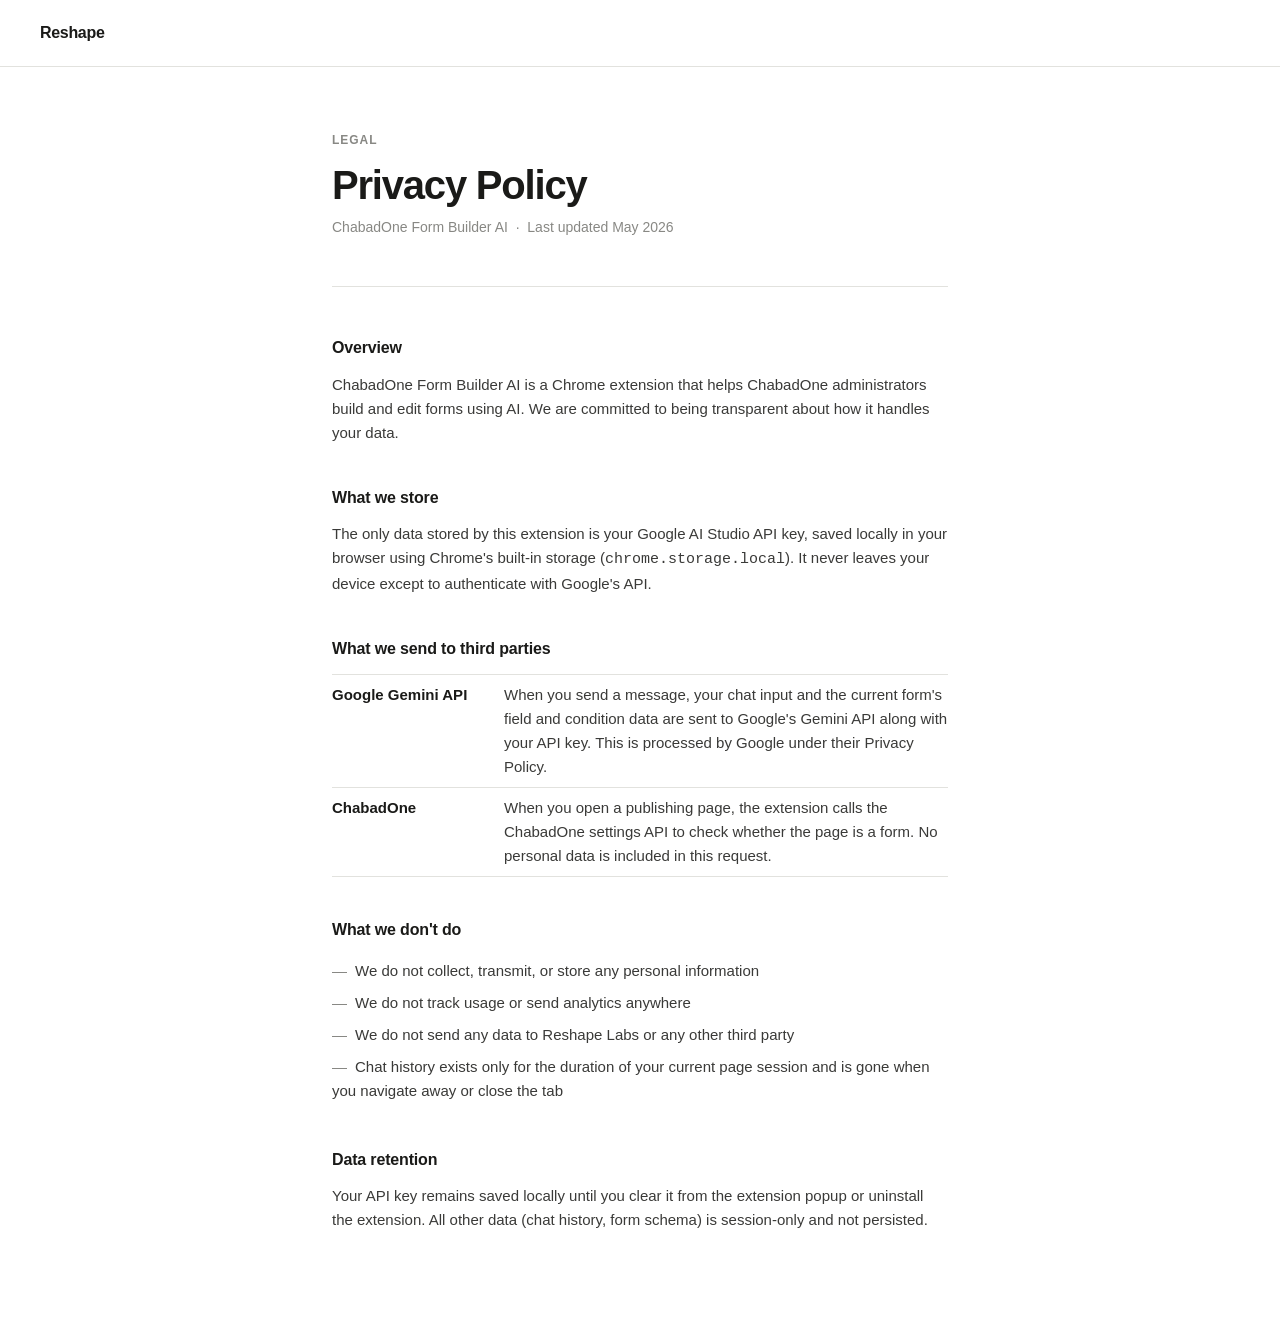
<file: coaiprivacy.html>
<!DOCTYPE html>
<html lang="en">
<head>
<meta charset="UTF-8"/>
<meta name="viewport" content="width=device-width, initial-scale=1.0"/>
<title>Privacy Policy — ChabadOne Form Builder AI</title>
<style>
  *{margin:0;padding:0;box-sizing:border-box}
  :root{
    --white:#ffffff;--off:#f7f7f5;
    --border:#e2e2de;--muted:#888884;--text:#1a1a18;
    --sans:-apple-system,BlinkMacSystemFont,'Segoe UI',sans-serif;
  }
  body{font-family:var(--sans);color:var(--text);background:var(--white);line-height:1.6}

  nav{
    display:flex;align-items:center;
    padding:1.25rem 2.5rem;border-bottom:1px solid var(--border);
    position:sticky;top:0;background:rgba(255,255,255,0.92);
    backdrop-filter:blur(8px);z-index:100;
  }
  .logo{font-size:1rem;font-weight:700;letter-spacing:-0.02em;color:var(--text)}

  .content{
    max-width:680px;
    margin:0 auto;
    padding:4rem 2rem 6rem;
  }

  .eyebrow{
    font-size:0.75rem;
    font-weight:600;
    letter-spacing:0.08em;
    text-transform:uppercase;
    color:var(--muted);
    margin-bottom:0.75rem;
  }

  h1{
    font-size:clamp(1.75rem,4vw,2.5rem);
    font-weight:700;
    letter-spacing:-0.03em;
    line-height:1.15;
    margin-bottom:0.5rem;
    color:var(--text);
  }

  .updated{
    font-size:0.875rem;
    color:var(--muted);
    margin-bottom:3rem;
    padding-bottom:3rem;
    border-bottom:1px solid var(--border);
  }

  h2{
    font-size:1rem;
    font-weight:700;
    letter-spacing:-0.01em;
    margin:2.5rem 0 0.75rem;
    color:var(--text);
  }

  p{
    font-size:0.9375rem;
    color:#3a3a38;
    margin-bottom:0.75rem;
  }

  ul{
    list-style:none;
    margin-bottom:0.75rem;
  }

  ul li{
    font-size:0.9375rem;
    color:#3a3a38;
    padding:0.5rem 0;
    border-bottom:1px solid var(--border);
    display:flex;
    gap:0.75rem;
  }

  ul li:first-child{border-top:1px solid var(--border)}

  ul li .service{font-weight:600;color:var(--text);min-width:160px;flex-shrink:0}

  .donts li{
    border:none;
    padding:0.25rem 0;
    display:list-item;
    list-style:none;
  }
  .donts li::before{content:"—";margin-right:0.5rem;color:var(--muted)}
  .donts li:first-child{border:none}

  @media(max-width:480px){
    nav{padding:1rem 1.25rem}
    .content{padding:2.5rem 1.25rem 4rem}
    ul li{flex-direction:column;gap:0.25rem}
    ul li .service{min-width:unset}
  }
</style>
</head>
<body>

<nav>
  <div class="logo">Reshape</div>
</nav>

<div class="content">
  <p class="eyebrow">Legal</p>
  <h1>Privacy Policy</h1>
  <p class="updated">ChabadOne Form Builder AI &nbsp;·&nbsp; Last updated May 2026</p>

  <h2>Overview</h2>
  <p>ChabadOne Form Builder AI is a Chrome extension that helps ChabadOne administrators build and edit forms using AI. We are committed to being transparent about how it handles your data.</p>

  <h2>What we store</h2>
  <p>The only data stored by this extension is your Google AI Studio API key, saved locally in your browser using Chrome's built-in storage (<code>chrome.storage.local</code>). It never leaves your device except to authenticate with Google's API.</p>

  <h2>What we send to third parties</h2>
  <ul>
    <li>
      <span class="service">Google Gemini API</span>
      <span>When you send a message, your chat input and the current form's field and condition data are sent to Google's Gemini API along with your API key. This is processed by Google under their Privacy Policy.</span>
    </li>
    <li>
      <span class="service">ChabadOne</span>
      <span>When you open a publishing page, the extension calls the ChabadOne settings API to check whether the page is a form. No personal data is included in this request.</span>
    </li>
  </ul>

  <h2>What we don't do</h2>
  <ul class="donts">
    <li>We do not collect, transmit, or store any personal information</li>
    <li>We do not track usage or send analytics anywhere</li>
    <li>We do not send any data to Reshape Labs or any other third party</li>
    <li>Chat history exists only for the duration of your current page session and is gone when you navigate away or close the tab</li>
  </ul>

  <h2>Data retention</h2>
  <p>Your API key remains saved locally until you clear it from the extension popup or uninstall the extension. All other data (chat history, form schema) is session-only and not persisted.</p>
</div>

</body>
</html>
</file>
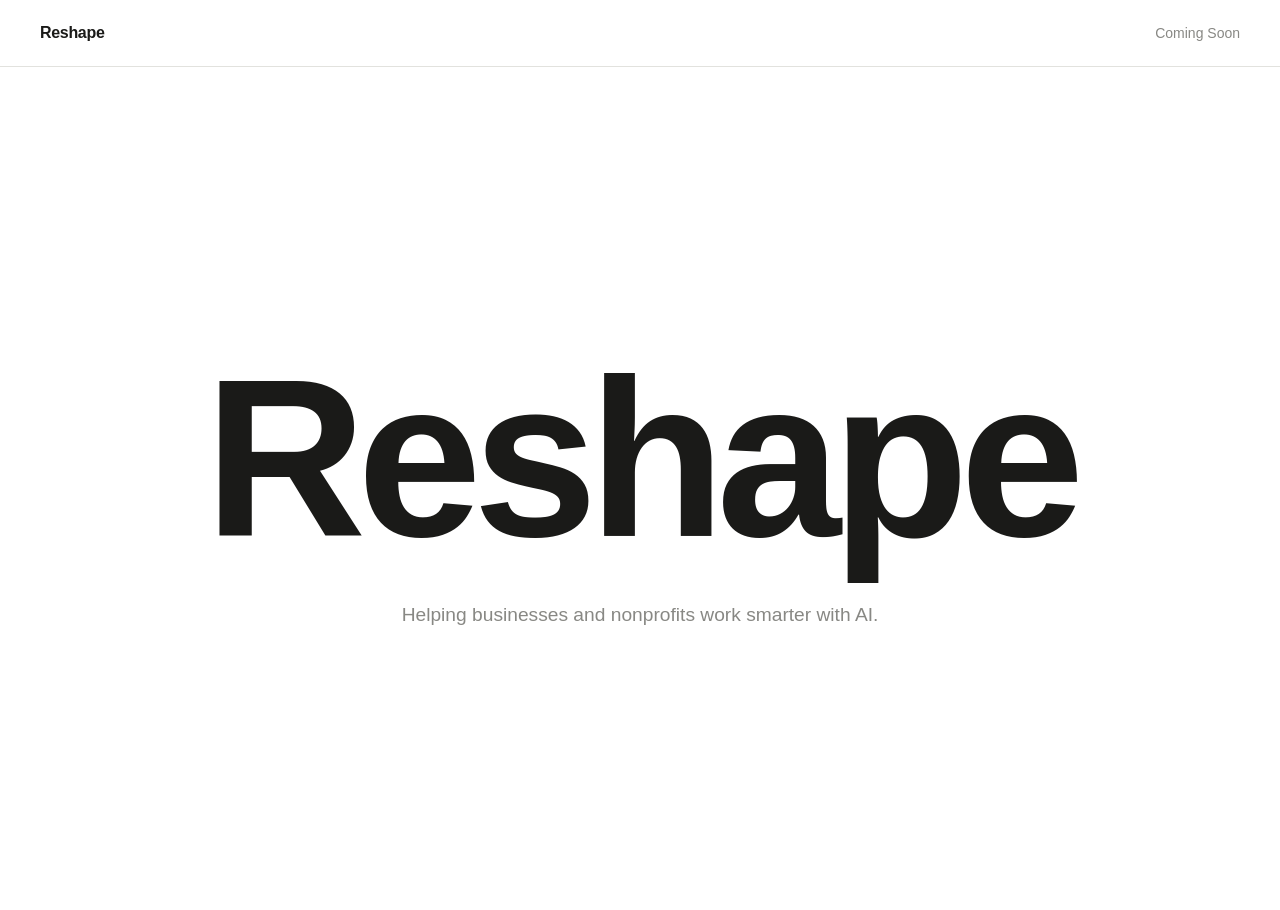
<file: oldindex.html>
<!DOCTYPE html>
<html lang="en">
<head>
<meta charset="UTF-8"/>
<meta name="viewport" content="width=device-width, initial-scale=1.0"/>
<title>Reshape Labs</title>
<style>
  *{margin:0;padding:0;box-sizing:border-box}
  :root{
    --white:#ffffff;--off:#f7f7f5;
    --border:#e2e2de;--muted:#888884;--text:#1a1a18;
    --sans:-apple-system,BlinkMacSystemFont,'Segoe UI',sans-serif;
  }
  html,body{height:100%}
  body{font-family:var(--sans);color:var(--text);background:var(--white);line-height:1.6}

  nav{
    display:flex;align-items:center;justify-content:space-between;
    padding:1.25rem 2.5rem;border-bottom:1px solid var(--border);
    position:sticky;top:0;background:rgba(255,255,255,0.92);
    backdrop-filter:blur(8px);z-index:100;
  }
  .logo{font-size:1rem;font-weight:700;letter-spacing:-0.02em;color:var(--text)}
  .nav-links{display:flex;flex-direction:row;gap:2rem;list-style:none}
  .nav-links span{font-size:0.875rem;color:var(--muted)}

  .hero{
    min-height:calc(100vh - 57px);
    display:flex;flex-direction:column;
    justify-content:center;align-items:center;
    text-align:center;padding:3rem 2rem;
  }
  h1{
    font-size:clamp(5rem,22vw,14rem);
    font-weight:700;line-height:1;
    letter-spacing:-0.04em;margin-bottom:1.25rem;
    color:var(--text);
  }
  .hero-tagline{
    margin-top: 10px;
    font-size:clamp(1rem,2.5vw,1.2rem);
    color:var(--muted);
    line-height:1.6;
  }

  @media(max-width:480px){
    nav{padding:1rem 1.25rem}
    .nav-links{gap:1.25rem}
    .hero{padding:2rem 1.25rem}
  }
</style>
</head>
<body>

<nav>
  <div class="logo">Reshape</div>
  <ul class="nav-links">
    <li><span>Coming Soon</span></li>
  </ul>
</nav>

<div class="hero">
  <h1>Reshape</h1>
  <p class="hero-tagline">Helping businesses and nonprofits work smarter with AI.</p>
</div>

</body>
</html>
</file>
